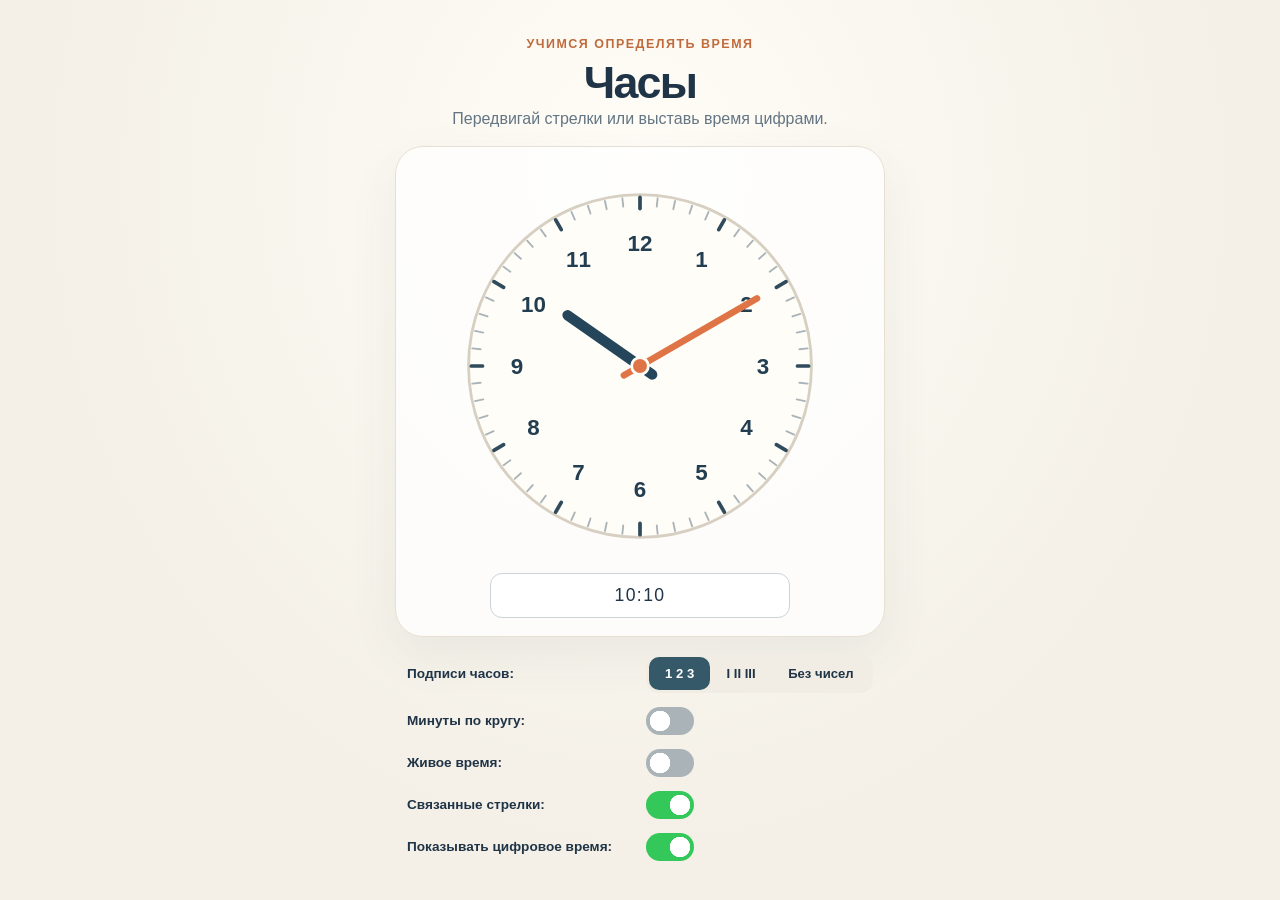
<file: index.html>
<!doctype html>
<html lang="ru">
<head>
  <meta charset="utf-8">
  <meta name="viewport" content="width=device-width, initial-scale=1">
  <meta name="theme-color" content="#f4f0e7">
  <title>Учебные часы</title>
  <link rel="stylesheet" href="style.css">
  <script src="script.js" defer></script>
</head>
<body>
  <main class="app">
    <header class="heading">
      <span class="eyebrow">Учимся определять время</span>
      <h1>Часы</h1>
      <p>Передвигай стрелки или выставь время цифрами.</p>
    </header>
    <section class="clock-panel" aria-label="Учебные часы">
      <svg id="clock-face" class="clock-face" viewBox="0 0 440 440" role="img" aria-label="Циферблат со стрелками">
        <circle class="face" cx="220" cy="220" r="184" />
        <g id="minute-marks" aria-hidden="true"></g>
        <g id="hour-marks" aria-hidden="true"></g>
        <g id="minute-labels" aria-hidden="true"></g>
        <g id="hour-labels" aria-hidden="true"></g>
        <line
          id="hour-hand"
          class="hand hour-hand"
          x1="220"
          y1="236"
          x2="220"
          y2="125"
          role="img"
          aria-label="Часовая стрелка"
        />
        <line
          id="minute-hand"
          class="hand minute-hand"
          x1="220"
          y1="240"
          x2="220"
          y2="75"
          role="img"
          aria-label="Минутная стрелка"
        />
        <line
          id="second-hand"
          class="second-hand"
          x1="220"
          y1="249"
          x2="220"
          y2="61"
          visibility="hidden"
          aria-hidden="true"
        />
        <circle class="pin" cx="220" cy="220" r="9" />
      </svg>
      <div id="time-controls" class="time-controls">
        <input
          id="time-input"
          type="text"
          inputmode="numeric"
          autocomplete="off"
          spellcheck="false"
          pattern="([01][0-9]|2[0-3]):[0-5][0-9]"
          value="10:10"
          placeholder="ЧЧ:ММ"
          aria-label="Время в формате ЧЧ:ММ"
        >
      </div>
    </section>
    <section class="settings" aria-label="Настройки часов">
      <div class="setting-row" role="group" aria-labelledby="dial-style-label">
        <span id="dial-style-label" class="setting-title">Подписи часов:</span>
        <div class="choice-row">
          <label>
            <input type="radio" name="dial-style" value="arabic" checked>
            <span>1 2 3</span>
          </label>
          <label>
            <input type="radio" name="dial-style" value="roman">
            <span>I II III</span>
          </label>
          <label>
            <input type="radio" name="dial-style" value="none">
            <span>Без чисел</span>
          </label>
        </div>
      </div>
      <div class="setting-row">
        <label class="setting-title" for="show-minutes">Минуты по кругу:</label>
        <input id="show-minutes" type="checkbox">
      </div>
      <div class="setting-row">
        <label class="setting-title" for="live-time">Живое время:</label>
        <input id="live-time" type="checkbox">
      </div>
      <div class="setting-row">
        <label class="setting-title" for="sync-mode">Связанные стрелки:</label>
        <input id="sync-mode" type="checkbox" checked>
      </div>
      <div class="setting-row">
        <label class="setting-title" for="show-time">Показывать цифровое время:</label>
        <input id="show-time" type="checkbox" checked>
      </div>
    </section>
  </main>
</body>
</html>
</file>
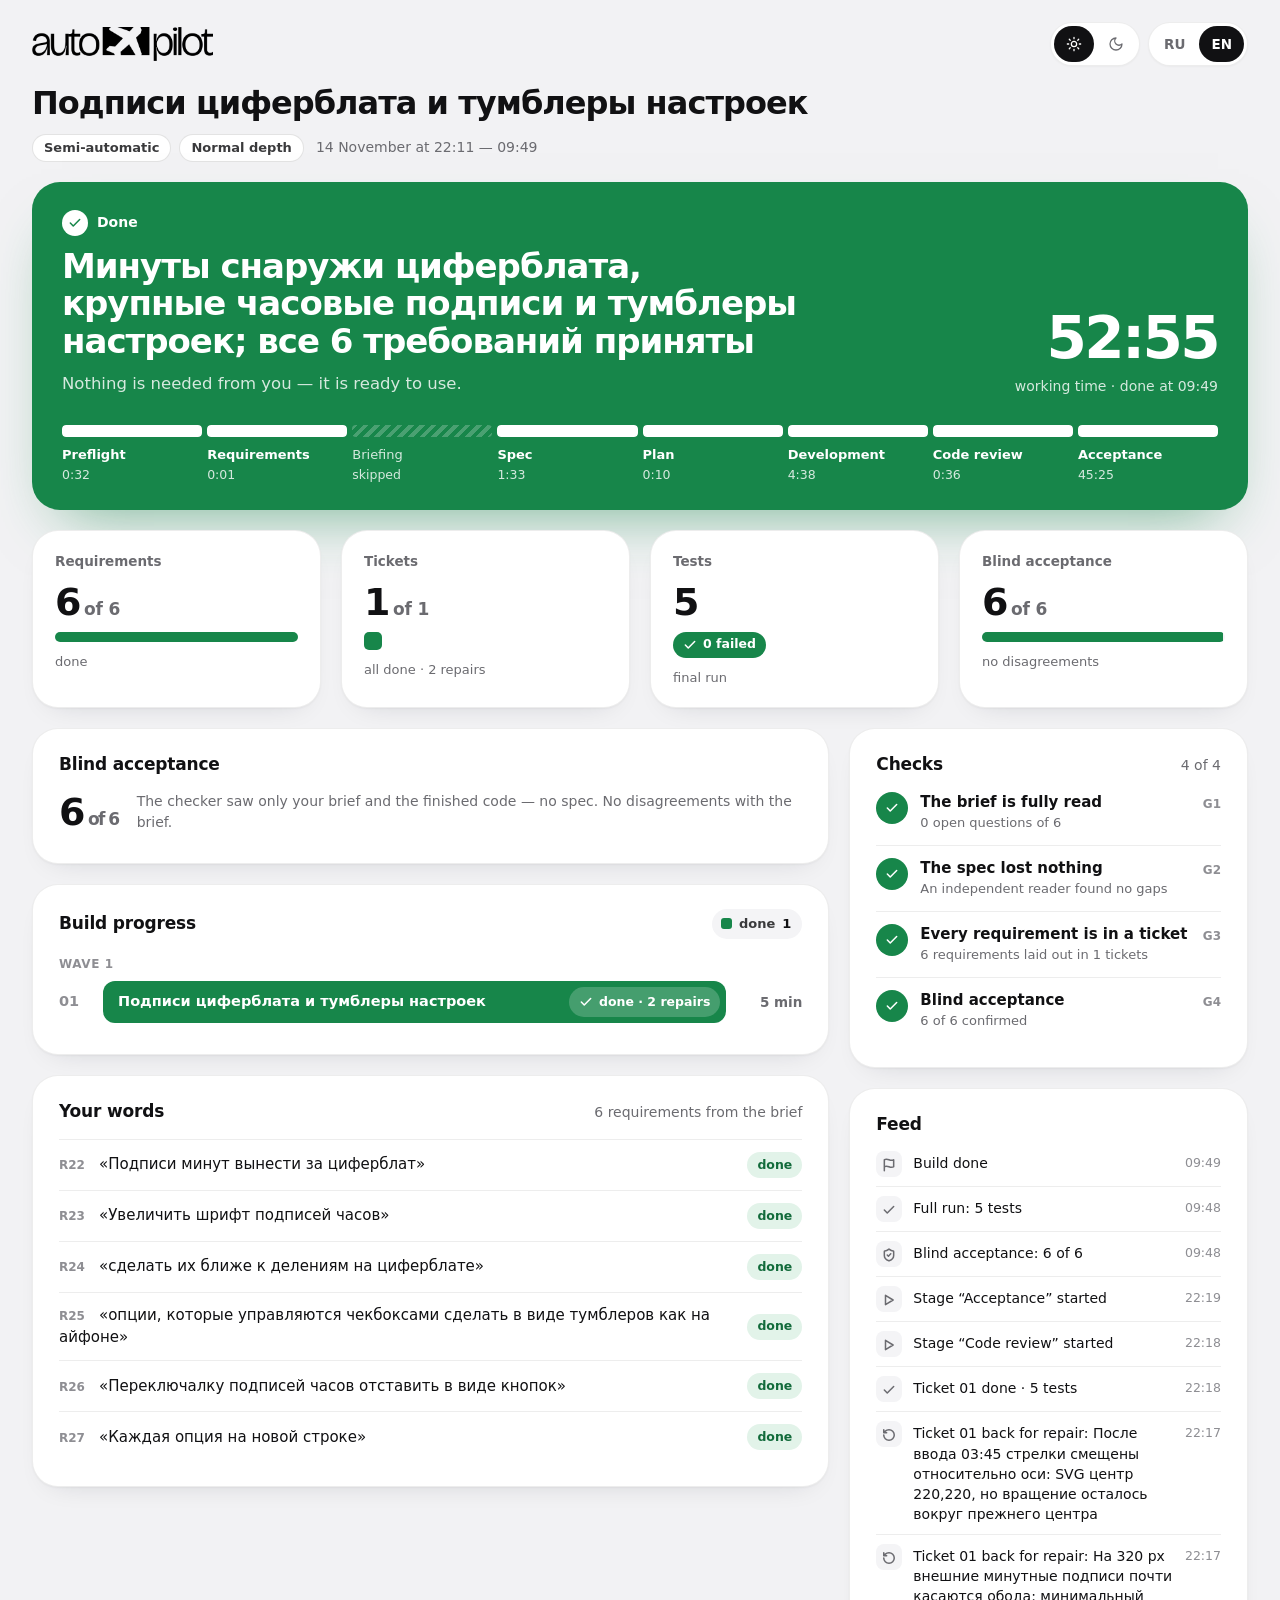
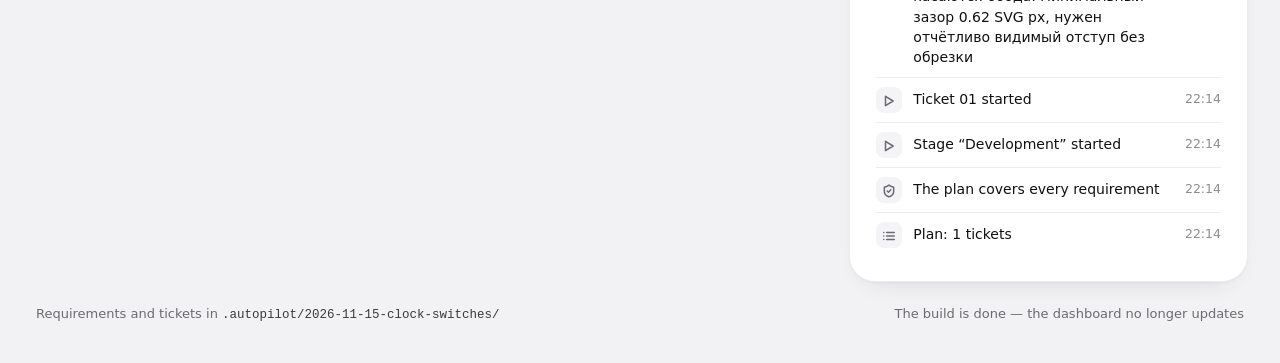
<file: .autopilot/dashboard.html>
<!doctype html>
<html lang="ru">
<head>
<meta charset="utf-8">
<meta name="viewport" content="width=device-width, initial-scale=1">
<title>autopilot</title>
<style>
  /* Цвет здесь — сигнал, а не украшение: у каждого состояния сборки свой.
     Синий — идёт работа, оранжевый — ждём человека или таск пишется,
     зелёный — сдано, бирюзовый — проверка, фиолетовый — ремонт, красный — упало. */
  :root{
    --bg:#F2F2F4; --card:#fff; --inset:#F4F4F6; --soft:#EBEBEE; --line:rgba(0,0,0,.07); --line2:rgba(0,0,0,.11);
    --tx:#111113; --tx2:#3A3A3C; --mut:#6B6B70; --quiet:#8E8E93;
    --hero:#2F45E0; --hero-shadow:rgba(40,60,220,.55);
    --done:#17864A; --done-soft:#E2F3E9; --done-tx:#126B3B;
    --now:#FF6B35; --now-on:#1A0D06; --now-soft:#FFE9DF; --now-tx:#AD3D0E;
    --rev:#0B7F8A; --rev-soft:#DDF2F4; --rev-tx:#08666F;
    --fix:#7C3AED; --fix-soft:#EFE7FE; --fix-tx:#6427D0;
    --bad:#DC2626; --bad-soft:#FDE6E6; --bad-tx:#B01C1C;
    --idle:#D4D4D9; --logo-filter:none;
    --sh:0 1px 2px rgba(0,0,0,.04),0 12px 30px -20px rgba(20,24,40,.2);
    --sh-raised:0 1px 2px rgba(0,0,0,.035),0 16px 36px -24px rgba(20,24,40,.24);
  }
  @media (prefers-color-scheme:dark){
    :root:not([data-theme]){
      --bg:#17181B; --card:#222327; --inset:#2C2D32; --soft:#323338; --line:rgba(255,255,255,.08); --line2:rgba(255,255,255,.14);
      --tx:#F2F2F3; --tx2:#C7C7CC; --mut:#A3A3AA; --quiet:#85858C;
      --hero:#2639C2; --hero-shadow:rgba(0,0,0,.7);
      --done:#1E9A56; --done-soft:#1C3527; --done-tx:#5BD68C;
      --now-soft:#43271C; --now-tx:#FF8A5C;
      --rev:#0E8A96; --rev-soft:#163538; --rev-tx:#6FD6E0;
      --fix:#8B4DF5; --fix-soft:#2F2448; --fix-tx:#BFA2FF;
      --bad:#E5383B; --bad-soft:#47201F; --bad-tx:#FF8B8B;
      --idle:#4A4B51; --logo-filter:invert(1);
      --sh:0 1px 0 rgba(255,255,255,.03) inset,0 12px 30px -20px rgba(0,0,0,.75);
      --sh-raised:0 16px 36px -24px rgba(0,0,0,.8);
      color-scheme:dark;
    }
  }
  :root[data-theme="dark"]{
    --bg:#17181B; --card:#222327; --inset:#2C2D32; --soft:#323338; --line:rgba(255,255,255,.08); --line2:rgba(255,255,255,.14);
    --tx:#F2F2F3; --tx2:#C7C7CC; --mut:#A3A3AA; --quiet:#85858C;
    --hero:#2639C2; --hero-shadow:rgba(0,0,0,.7);
    --done:#1E9A56; --done-soft:#1C3527; --done-tx:#5BD68C;
    --now-soft:#43271C; --now-tx:#FF8A5C;
    --rev:#0E8A96; --rev-soft:#163538; --rev-tx:#6FD6E0;
    --fix:#8B4DF5; --fix-soft:#2F2448; --fix-tx:#BFA2FF;
    --bad:#E5383B; --bad-soft:#47201F; --bad-tx:#FF8B8B;
    --idle:#4A4B51; --logo-filter:invert(1);
    --sh:0 1px 0 rgba(255,255,255,.03) inset,0 12px 30px -20px rgba(0,0,0,.75);
    --sh-raised:0 16px 36px -24px rgba(0,0,0,.8);
    color-scheme:dark;
  }
  *{box-sizing:border-box}
  [hidden]{display:none!important}
  html{-webkit-text-size-adjust:100%}
  body{margin:0;background:var(--bg);color:var(--tx);
    font:15px/1.5 -apple-system,BlinkMacSystemFont,"SF Pro Text","Segoe UI",system-ui,sans-serif;
    -webkit-font-smoothing:antialiased;font-synthesis-weight:none}
  ::selection{background:rgba(255,107,53,.25)}
  :focus-visible{outline:2px solid var(--now);outline-offset:3px}
  code,.mono{font-family:ui-monospace,"SF Mono",Menlo,Consolas,monospace}
  .tnum,.big b,.tv,.s-time,.tl-time,.ev em{font-variant-numeric:tabular-nums}
  .wrap{max-width:1320px;margin:0 auto;padding:22px 32px 40px;display:flex;flex-direction:column;gap:20px;min-width:0}
  .card{background:var(--card);border:1px solid var(--line);border-radius:26px;box-shadow:var(--sh);padding:24px 26px;min-width:0}
  .ic{width:16px;height:16px;flex:0 0 auto;fill:none;stroke:currentColor;stroke-width:1.9;stroke-linecap:round;stroke-linejoin:round}
  .ic.xs{width:14px;height:14px;stroke-width:2.6}
  .ic.m{width:20px;height:20px}
  .wt{font-size:17px;font-weight:650;letter-spacing:-.01em;margin:0;line-height:1.3;display:flex;align-items:center;gap:10px}
  .whead{display:flex;align-items:baseline;justify-content:space-between;gap:8px 12px;margin-bottom:16px;flex-wrap:wrap}
  .whead>span{font-size:14px;color:var(--mut)}

  /* ── верх ─────────────────────────────────────────────────── */
  .top{display:flex;align-items:center;justify-content:space-between;gap:12px;flex-wrap:wrap}
  .logo{height:34px;width:auto;display:block;filter:var(--logo-filter)}
  .tools{display:flex;gap:8px;align-items:center;flex-wrap:wrap}
  .tabs{display:inline-flex;gap:2px;padding:3px;border-radius:999px;background:var(--card);border:1px solid var(--line);box-shadow:var(--sh-raised)}
  .tabs button,.iconbtn{appearance:none;border:0;font:inherit;cursor:pointer;display:inline-flex;align-items:center;justify-content:center}
  .tabs button{height:36px;min-width:40px;padding:0 12px;border-radius:999px;background:transparent;color:var(--mut);font-size:13.5px;font-weight:650;transition:background .2s,color .2s}
  .tabs button:hover{color:var(--tx)}
  .tabs button[aria-pressed="true"]{background:var(--tx);color:var(--card)}
  .iconbtn{width:44px;height:44px;border-radius:999px;border:1px solid var(--line);background:var(--card);box-shadow:var(--sh-raised);color:var(--tx);transition:transform .15s}
  .iconbtn:active{transform:scale(.96)}
  /* «Обновить сейчас»: пока state.js грузится, стрелка крутится — нажатие видно */
  .iconbtn.busy svg{animation:spin .8s linear infinite}
  @keyframes spin{to{transform:rotate(360deg)}}
  .title h1{margin:0;font-size:32px;line-height:1.12;font-weight:700;letter-spacing:-.03em;text-wrap:balance;overflow-wrap:anywhere}
  .meta{display:flex;flex-wrap:wrap;align-items:center;gap:8px;margin-top:12px}
  .tag{display:inline-flex;align-items:center;height:28px;padding:0 11px;border-radius:999px;background:var(--card);border:1px solid var(--line2);font-size:13px;font-weight:600;color:var(--tx2)}
  .meta .when{font-size:14px;color:var(--mut);margin-left:4px}
  #link{background:var(--now);color:var(--now-on);border-radius:18px;padding:14px 18px;font-weight:600;font-size:14.5px;line-height:1.45;margin-bottom:0}
  .lost{max-width:1320px;margin:0 auto;padding:16px 32px 0}

  /* ── шапка состояния ─────────────────────────────────────────── */
  .hero{--h-tx:#fff;--h-mut:rgba(255,255,255,.82);--h-track:rgba(255,255,255,.24);
    border-radius:28px;padding:28px 30px 26px;display:flex;flex-direction:column;gap:28px;
    background:var(--hero);color:var(--h-tx);box-shadow:0 30px 60px -32px var(--hero-shadow);min-width:0}
  .hero.ask{background:#FF6B35;--h-tx:#1A0D06;--h-mut:rgba(26,13,6,.74);--h-track:rgba(26,13,6,.16);box-shadow:0 30px 60px -30px rgba(200,70,20,.6)}
  .hero.won{background:#17864A;--h-track:rgba(255,255,255,.22);box-shadow:0 30px 60px -30px rgba(23,134,74,.6)}
  .hero.bad{background:#C81E1E;--h-track:rgba(255,255,255,.22);box-shadow:0 30px 60px -30px rgba(200,30,30,.55)}
  .hero-top{display:flex;flex-wrap:wrap;justify-content:space-between;align-items:flex-end;gap:20px 40px}
  .hero-main{flex:1 1 420px;min-width:0}
  .state{display:inline-flex;align-items:center;gap:9px;font-size:14px;font-weight:700;margin-bottom:12px}
  .hero h2{margin:0;font-size:34px;line-height:1.1;font-weight:700;letter-spacing:-.03em;text-wrap:balance;max-width:32ch;overflow-wrap:anywhere}
  .lead{margin:12px 0 0;font-size:16.5px;line-height:1.5;color:var(--h-mut);max-width:64ch}
  .lead b{color:var(--h-tx);font-weight:650}
  .big{text-align:right;flex:0 0 auto}
  .big b{display:block;font-size:58px;line-height:.95;font-weight:700;letter-spacing:-.045em}
  .big b small{font-size:24px;letter-spacing:-.02em;font-weight:600;margin-left:6px}
  .big>span{display:block;font-size:14px;color:var(--h-mut);margin-top:10px}
  .big .paused{display:block;margin-top:6px;font-weight:650;color:var(--h-tx)}
  .hint{display:inline-flex;align-items:center;gap:10px;margin-top:18px;min-height:44px;padding:8px 18px;border-radius:22px;background:#1A0D06;color:#fff;font-size:15px;font-weight:600;line-height:1.35}
  .track{display:grid;grid-template-columns:repeat(8,minmax(0,1fr));gap:5px}
  .seg{height:12px;border-radius:4px;background:var(--h-track);overflow:hidden}
  .seg i{display:block;height:100%;border-radius:4px}
  .s-done .seg i{width:100%;background:#21A35B}
  .hero.won .s-done .seg i,.hero.bad .s-done .seg i{background:#fff}
  .hero.ask .s-done .seg i{background:#1A0D06}
  .s-now .seg i{background-color:var(--now)}
  .hero.ask .s-now .seg i{background-color:#fff}
  .s-fail .seg i{width:100%;background:#fff}
  .s-skip .seg{background:repeating-linear-gradient(135deg,var(--h-track) 0 4px,transparent 4px 8px)}
  .s-name{display:block;margin-top:10px;font-size:13px;font-weight:600;line-height:1.3}
  .s-now .s-name,.s-fail .s-name{font-weight:750}
  .s-pend .s-name,.s-skip .s-name{color:var(--h-mut);font-weight:500}
  .s-time{display:block;margin-top:2px;font-size:12.5px;color:var(--h-mut)}
  .live{width:9px;height:9px;border-radius:50%;background:var(--now);outline:2px solid rgba(255,255,255,.9);display:inline-block;flex:0 0 auto;animation:pulse 1.8s cubic-bezier(.16,1,.3,1) infinite}
  .hero.ask .live{background:#1A0D06;outline:0}
  @keyframes pulse{0%{box-shadow:0 0 0 0 rgba(255,107,53,.6)}70%{box-shadow:0 0 0 9px rgba(255,107,53,0)}100%{box-shadow:0 0 0 0 rgba(255,107,53,0)}}
  .badge-ic{width:26px;height:26px;border-radius:50%;background:#fff;display:inline-flex;align-items:center;justify-content:center}
  .hero.won .badge-ic{color:#17864A}.hero.bad .badge-ic{color:#C81E1E}.hero.ask .badge-ic{color:#C2410C}
  .stripes{background-image:linear-gradient(135deg,rgba(255,255,255,.28) 25%,transparent 25%,transparent 50%,rgba(255,255,255,.28) 50%,rgba(255,255,255,.28) 75%,transparent 75%,transparent);background-size:22px 22px;animation:stripes 1.1s linear infinite}
  .hero.ask .stripes{background-image:linear-gradient(135deg,rgba(255,107,53,.5) 25%,transparent 25%,transparent 50%,rgba(255,107,53,.5) 50%,rgba(255,107,53,.5) 75%,transparent 75%,transparent)}
  @keyframes stripes{to{background-position:22px 0}}

  /* ── плитки ───────────────────────────────────────────────── */
  .tiles{display:grid;grid-template-columns:repeat(4,minmax(0,1fr));gap:20px}
  .tile{display:flex;flex-direction:column;gap:11px;padding:20px 22px}
  .tk{font-size:13.5px;font-weight:600;color:var(--mut)}
  .tv{font-size:38px;line-height:1;font-weight:700;letter-spacing:-.04em}
  .tv small{font-size:17px;font-weight:600;color:var(--mut);letter-spacing:-.01em;margin-left:4px}
  .tv.dim{color:var(--quiet)}
  .ts{font-size:13px;color:var(--mut);line-height:1.4}
  .stack{display:flex;height:10px;border-radius:5px;overflow:hidden;gap:2px;background:var(--inset)}
  .stack i{display:block;height:100%}
  .sq{display:flex;gap:5px;flex-wrap:wrap}
  .sq i{width:18px;height:18px;border-radius:5px;display:block}
  .okb{display:inline-flex;align-items:center;gap:6px;height:26px;padding:0 10px;border-radius:999px;font-size:12.5px;font-weight:700;align-self:flex-start;color:#fff}

  /* ── цвета статусов ───────────────────────────────────────── */
  .f-done{background:var(--done);color:#fff}
  .f-now{background-color:var(--now);color:var(--now-on)}
  .f-rev{background:var(--rev);color:#fff}
  .f-fix{background:var(--fix);color:#fff}
  .f-bad{background:var(--bad);color:#fff}
  .f-wait{background:transparent;color:var(--mut);border:1.5px dashed var(--idle)}
  .f-idle{background:var(--idle)}
  .f-q{background:var(--quiet)}

  /* ── ход сборки ───────────────────────────────────────────── */
  .legend{display:flex;flex-wrap:wrap;gap:6px}
  .lg{display:inline-flex;align-items:center;gap:7px;height:30px;padding:0 11px 0 9px;border-radius:999px;background:var(--inset);font-size:13px;font-weight:600;color:var(--tx2)}
  .lg i{width:11px;height:11px;border-radius:3px;display:block}
  .lg b{font-weight:750;color:var(--tx)}
  .wave{display:flex;flex-wrap:wrap;align-items:baseline;gap:4px 8px;font-size:12px;font-weight:750;letter-spacing:.05em;text-transform:uppercase;color:var(--quiet);margin:18px 0 8px}
  .whead+.wave{margin-top:4px}
  .wave span{text-transform:none;letter-spacing:0;font-weight:500;font-size:13px}
  .tl{display:grid;grid-template-columns:32px minmax(0,1fr) 64px;gap:4px 12px;align-items:center;margin-bottom:7px}
  .tl-id{font-size:14.5px;font-weight:750;color:var(--quiet)}
  .tl-id.on{color:var(--tx)}
  .bar{height:42px;border-radius:12px;display:flex;align-items:center;justify-content:space-between;gap:10px;padding:0 6px 0 15px;font-size:14.5px;font-weight:650;min-width:0}
  .bar .nm{overflow:hidden;text-overflow:ellipsis;white-space:nowrap;min-width:0}
  .chipin{flex:0 0 auto;display:inline-flex;align-items:center;gap:6px;height:30px;padding:0 10px;border-radius:999px;background:rgba(255,255,255,.2);font-size:12.5px;font-weight:700;white-space:nowrap}
  .f-now .chipin{background:rgba(26,13,6,.12)}
  .f-wait .chipin{background:var(--inset);color:var(--mut)}
  .tl-time{font-size:13.5px;font-weight:650;text-align:right;color:var(--mut);white-space:nowrap}
  .tl-time.now{color:var(--now-tx)}.tl-time.fix{color:var(--fix-tx)}.tl-time.rev{color:var(--rev-tx)}.tl-time.bad{color:var(--bad-tx)}
  .tl-note{grid-column:2/4;display:flex;gap:8px;align-items:flex-start;font-size:13.5px;line-height:1.45;padding:1px 2px 6px;overflow-wrap:anywhere}
  .tl-note.fix{color:var(--fix-tx)}.tl-note.rev{color:var(--rev-tx)}.tl-note.bad{color:var(--bad-tx)}
  .tl-note .ic{margin-top:2px}

  /* ── колонки и списки ─────────────────────────────────────── */
  .cols{display:grid;grid-template-columns:minmax(0,2fr) minmax(0,1fr);gap:20px;align-items:start}
  .col{display:flex;flex-direction:column;gap:20px;min-width:0}
  .chips{display:flex;flex-wrap:wrap;gap:6px;margin-bottom:10px}
  .chip{appearance:none;height:36px;padding:0 14px;border-radius:999px;border:0;background:var(--soft);color:var(--tx);font:inherit;font-size:13.5px;font-weight:600;cursor:pointer;display:inline-flex;align-items:center;gap:7px}
  .chip i{width:9px;height:9px;border-radius:3px;display:block}
  .chip span{color:var(--mut);font-weight:500}
  .chip[aria-pressed="true"]{background:var(--tx);color:var(--card)}
  .chip[aria-pressed="true"] span{color:inherit;opacity:.7}
  .req{display:grid;grid-template-columns:minmax(0,1fr) auto;gap:14px;align-items:center;padding:12px 0;border-top:1px solid var(--line)}
  .req p{margin:0;font-size:15px;line-height:1.45;overflow-wrap:anywhere}
  .rid{display:inline-block;min-width:40px;font-size:12px;color:var(--quiet);font-weight:750}
  .why{display:block;font-size:13px;color:var(--mut);margin-top:3px;padding-left:40px;line-height:1.45}
  .pill{display:inline-flex;align-items:center;height:26px;padding:0 10px;border-radius:999px;font-size:12.5px;font-weight:700;white-space:nowrap}
  .p-done{background:var(--done-soft);color:var(--done-tx)}
  .p-now{background:var(--now-soft);color:var(--now-tx)}
  .p-mut{background:var(--inset);color:var(--mut)}
  .p-bad{background:var(--bad-soft);color:var(--bad-tx)}
  .more{margin-top:2px;padding-top:12px;border-top:1px solid var(--line)}
  .btn-soft{appearance:none;height:38px;padding:0 15px;border-radius:999px;border:0;background:var(--soft);color:var(--tx);font:inherit;font-size:13.5px;font-weight:600;cursor:pointer;display:inline-flex;align-items:center;gap:6px}
  .gate{display:grid;grid-template-columns:32px minmax(0,1fr) auto;gap:12px;align-items:start;padding:12px 0;border-top:1px solid var(--line)}
  .whead+.gate{border-top:0;padding-top:0}
  .gi{width:32px;height:32px;border-radius:50%;display:flex;align-items:center;justify-content:center}
  .gi.ok{background:var(--done);color:#fff}
  .gi.wait{color:var(--quiet);border:1.5px dashed var(--idle)}
  .gi.warn{background:var(--now);color:var(--now-on)}
  .gi.bad{background:var(--bad);color:#fff}
  .gt{font-size:15px;font-weight:650;line-height:1.35}
  .gs{font-size:13px;color:var(--mut);margin-top:2px;line-height:1.45}
  .gk{font-size:12px;font-weight:750;color:var(--quiet);padding-top:3px}
  .ev{display:grid;grid-template-columns:26px minmax(0,1fr) auto;gap:11px;align-items:start;padding:9px 0;font-size:14px;line-height:1.45;border-top:1px solid var(--line)}
  .whead+.ev{border-top:0;padding-top:0}
  .ei{width:26px;height:26px;border-radius:8px;display:flex;align-items:center;justify-content:center;background:var(--inset);color:var(--mut)}
  .ev>span{padding-top:2px;overflow-wrap:anywhere}
  .ev em{font-style:normal;font-size:12.5px;color:var(--quiet);white-space:nowrap;padding-top:3px}
  .need{padding:13px 0;border-top:1px solid var(--line)}
  .whead+.need{border-top:0;padding-top:0}
  .nh{display:flex;justify-content:space-between;align-items:baseline;gap:8px;font-size:15px;font-weight:650}
  .nh span{font-size:14px;font-weight:600;color:var(--mut)}
  .keys{display:flex;flex-wrap:wrap;gap:6px;margin-top:10px}
  .key{font-size:12.5px;padding:5px 9px;border-radius:9px;background:var(--inset);color:var(--tx2);overflow-wrap:anywhere}
  .nl{margin:8px 0 0;padding:0;list-style:none;font-size:14px;color:var(--tx2);line-height:1.45}
  .nl li{overflow-wrap:anywhere}
  .nl li+li{margin-top:7px}
  .nl.n0{margin-top:0}
  .nl+.btn-soft{margin-top:12px}
  .prep{border:2px solid var(--now)}
  .prep .wt i{width:28px;height:28px;border-radius:8px;background:var(--now);color:var(--now-on);display:inline-flex;align-items:center;justify-content:center}
  .blind-top{display:flex;align-items:center;gap:18px;margin-bottom:6px;flex-wrap:wrap}
  .blind-top b{font-size:38px;font-weight:700;letter-spacing:-.04em;line-height:1}
  .blind-top b small{font-size:17px;color:var(--mut);font-weight:600;margin-left:4px}
  .blind-top p{margin:0;flex:1 1 260px;font-size:14px;line-height:1.5;color:var(--mut)}
  .empty{display:flex;gap:12px;align-items:flex-start;padding:16px 18px;border-radius:16px;border:1.5px dashed var(--idle);font-size:14.5px;line-height:1.5;color:var(--tx2)}
  .empty .ic{color:var(--mut);margin-top:3px}
  .muted{color:var(--mut);font-size:14px;line-height:1.5;margin:0}
  footer{display:flex;flex-wrap:wrap;justify-content:space-between;gap:6px 20px;font-size:13px;color:var(--mut);padding:2px 4px 0}
  footer code{font-size:12.5px;color:var(--tx2);overflow-wrap:anywhere}
  .stale{color:var(--now-tx);font-weight:650}

  /* Появление — один раз, при первой отрисовке: страница перерисовывается
     на каждом событии сборки, и анимация на каждом круге мигала бы. */
  .boot .w{animation:rise .8s cubic-bezier(.16,1,.3,1) both}
  .boot .w:nth-child(2){animation-delay:.05s}.boot .w:nth-child(3){animation-delay:.1s}
  @keyframes rise{from{transform:translateY(10px);filter:blur(5px);opacity:.01}to{transform:none;filter:none;opacity:1}}
  @media (prefers-reduced-motion:reduce){.boot .w,.live,.stripes,.iconbtn.busy svg{animation:none}}

  /* ── ширина ───────────────────────────────────────────────── */
  @media (max-width:1180px){.tiles{grid-template-columns:repeat(2,minmax(0,1fr))}}
  @media (max-width:1040px){.cols{grid-template-columns:minmax(0,1fr)}}
  /* Узкая панель рядом с чатом — главный способ смотреть дашборд. Здесь всё
     плотнее: те же блоки, но цифры и полосы под ширину 380–900 px, а не экрана. */
  @media (max-width:900px){
    body{font-size:14px}
    .wrap{padding:14px 14px 28px;gap:12px}
    .lost{padding:12px 14px 0}
    .logo{height:24px}
    .tabs button{height:30px;min-width:34px;padding:0 9px;font-size:12.5px}
    .iconbtn{width:36px;height:36px}
    .title h1{font-size:21px;letter-spacing:-.02em}
    .meta{margin-top:8px;gap:6px}
    .tag{height:24px;padding:0 9px;font-size:12px}
    .meta .when{font-size:12.5px}
    .card{padding:16px;border-radius:18px}
    .wt{font-size:15px}
    .whead{margin-bottom:12px}
    .whead>span{font-size:12.5px}
    .hero{padding:18px 18px 16px;border-radius:20px;gap:18px}
    .hero-top{gap:14px;align-items:flex-start}
    .hero-main{flex-basis:100%}
    .state{font-size:12.5px;margin-bottom:8px}
    .hero h2{font-size:21px;letter-spacing:-.02em;max-width:none}
    .lead{font-size:14px;margin-top:8px}
    .big{text-align:left}
    .big b{font-size:30px;letter-spacing:-.03em}
    .big b small{font-size:15px}
    .big>span{font-size:12.5px;margin-top:4px}
    .hint{font-size:13.5px;margin-top:12px;padding:8px 14px;min-height:38px}
    .track{grid-template-columns:repeat(4,minmax(0,1fr));gap:12px 4px}
    .seg{height:8px;border-radius:3px}
    .s-name{font-size:12px;margin-top:6px}
    .s-time{font-size:11.5px}
    .tiles{gap:12px}
    .tile{padding:14px;gap:8px}
    .tk{font-size:12.5px}
    .tv{font-size:24px;letter-spacing:-.03em}
    .tv small{font-size:13px}
    .ts{font-size:12px}
    .stack{height:7px}
    .sq{gap:4px}.sq i{width:13px;height:13px;border-radius:4px}
    .okb{height:22px;font-size:11.5px;padding:0 8px}
    .lg{height:26px;font-size:12px;padding:0 9px 0 8px}
    .wave{font-size:11px;margin:14px 0 6px}
    .wave span{font-size:12px}
    .tl{grid-template-columns:22px minmax(0,1fr) 44px;gap:3px 8px;margin-bottom:5px}
    .tl-id{font-size:12.5px}
    .bar{height:32px;border-radius:9px;font-size:13px;padding:0 4px 0 11px;gap:6px}
    .chipin{height:24px;padding:0 7px;font-size:11.5px}
    .chipin .lbl{display:none}
    .tl-time{font-size:12px}
    .tl-note{font-size:12.5px}
    .chip{height:30px;padding:0 11px;font-size:12.5px}
    .req{padding:10px 0;gap:10px}
    .req p{font-size:13.5px}
    .why{padding-left:0;font-size:12.5px}
    .rid{min-width:34px;font-size:11.5px}
    .pill{height:22px;font-size:11.5px;padding:0 8px}
    .gate{grid-template-columns:26px minmax(0,1fr) auto;padding:10px 0;gap:10px}
    .gi{width:26px;height:26px}
    .gt{font-size:13.5px}.gs{font-size:12px}
    .ev{grid-template-columns:22px minmax(0,1fr) auto;font-size:13px;gap:9px}
    .ei{width:22px;height:22px;border-radius:7px}
    .nh{font-size:13.5px}.nl{font-size:13px}
    .key{font-size:11.5px}
    .btn-soft{height:32px;font-size:12.5px}
    .blind-top b{font-size:26px}
    .empty{font-size:13.5px;padding:12px 14px}
    footer{font-size:12px}
  }
  @media (max-width:440px){
    .hero h2{font-size:19px}
    .tiles{grid-template-columns:repeat(2,minmax(0,1fr));gap:10px}
    .tv{font-size:22px}
    .req{grid-template-columns:minmax(0,1fr)}
    .req .pill{justify-self:start}
  }
</style>
</head>
<body>
<!-- Плашка о потере связи живёт вне #app: render() переписывает #app целиком. -->
<div class="lost" hidden><div id="link" role="status" hidden></div></div>
<div class="wrap" id="app"></div>

<!-- Состояние приходит двумя путями, и порядок этих двух тегов — весь смысл.
     Сначала снимок, вписанный внутрь страницы: он есть всегда, поэтому дашборд
     показывает данные, чем бы его ни открыли — двойным кликом, панелью через
     data:, с мёртвым сервером, через месяц после прогона. Потом файл рядом: он
     перекрывает снимок там, где у страницы есть адрес, и он же подгружается
     заново каждые десять секунд, чтобы часы шли без перезагрузки.
     Разойтись в противоположные стороны им нечем: файл пишется на каждой
     правке, снимок — на каждом вызове .autopilot/ap.py, и он же вписывает
     файл в страницу, так что снимок либо равен файлу, либо старше его.
     Между маркерами правит только ap.py; руками — никогда. -->
<script>/*STATE-BEGIN*/window.STATE={"version": 2, "slug": "clock-switches", "dir": "2026-11-15-clock-switches", "title": "Подписи циферблата и тумблеры настроек", "mode": "semi", "depth": "normal", "tier": "T0", "briefFile": "2026-11-15-brief.md", "memoryFile": "AGENTS.md", "memoryOwner": "autopilot", "skillDir": "/Users/andrei/.agents/skills/autopilot", "baseCommit": "984c9c6", "startedAt": "2026-11-15T01:11:55+03:00", "updatedAt": "2026-11-15T12:49:19+03:00", "finishedAt": "2026-11-15T12:49:19+03:00", "stages": [{"id": "preflight", "status": "done", "startedAt": "2026-11-15T01:11:55+03:00", "finishedAt": "2026-11-15T01:12:27+03:00"}, {"id": "manifest", "status": "done", "startedAt": "2026-11-15T01:12:27+03:00", "finishedAt": "2026-11-15T01:12:28+03:00"}, {"id": "briefing", "status": "skipped", "startedAt": "2026-11-15T01:12:28+03:00", "finishedAt": "2026-11-15T01:12:28+03:00", "note": "Вопросов не потребовалось: все правки определены"}, {"id": "spec", "status": "done", "startedAt": "2026-11-15T01:12:28+03:00", "finishedAt": "2026-11-15T01:14:01+03:00"}, {"id": "plan", "status": "done", "startedAt": "2026-11-15T01:14:01+03:00", "finishedAt": "2026-11-15T01:14:11+03:00"}, {"id": "build", "status": "done", "startedAt": "2026-11-15T01:14:11+03:00", "finishedAt": "2026-11-15T01:18:49+03:00"}, {"id": "review", "status": "done", "startedAt": "2026-11-15T01:18:49+03:00", "finishedAt": "2026-11-15T01:19:25+03:00"}, {"id": "final", "status": "done", "startedAt": "2026-11-15T01:19:25+03:00", "finishedAt": "2026-11-15T12:49:19+03:00"}], "requirements": {"total": 6, "done": 6, "inTicket": 0, "inSpec": 0, "placeholder": 0, "deferred": 0, "dropped": 0}, "tickets": [{"id": "01", "title": "Подписи циферблата и тумблеры настроек", "requirements": ["R22", "R23", "R24", "R25", "R26", "R27"], "blockedBy": [], "wave": 1, "zone": ["index.html", "style.css", "script.js"], "review": "нет", "model": "обычная", "status": "done", "retries": 0, "repairs": 2, "startedAt": "2026-11-15T01:14:11+03:00", "repairFindings": ["На 320 px внешние минутные подписи почти касаются обода: минимальный зазор 0.62 SVG px, нужен отчётливо видимый отступ без обрезки", "После ввода 03:45 стрелки смещены относительно оси: SVG центр 220,220, но вращение осталось вокруг прежнего центра"], "finishedAt": "2026-11-15T01:18:49+03:00", "tests": {"passed": 5, "failed": 0}, "commit": "33b3ef8"}], "tests": {"passed": 5, "failed": 0}, "debt": {"placeholders": [], "assumptions": [], "emptyEnv": []}, "additions": [], "coverage": {"found": 0, "fixed": 0, "deferred": 0, "items": []}, "concerns": [], "blind": {"checked": 6, "matched": 6, "mismatches": []}, "beats": ["2026-11-15T01:11:55+03:00", "2026-11-15T01:12:27+03:00", "2026-11-15T01:12:28+03:00", "2026-11-15T01:14:01+03:00", "2026-11-15T01:14:11+03:00", "2026-11-15T01:17:08+03:00", "2026-11-15T01:17:42+03:00", "2026-11-15T01:18:49+03:00", "2026-11-15T01:19:25+03:00", "2026-11-15T12:48:54+03:00", "2026-11-15T12:48:55+03:00", "2026-11-15T12:49:19+03:00"], "rev": 26, "waiting": null, "waits": [], "log": [{"t": "2026-11-15T01:11:55+03:00", "k": "init"}, {"t": "2026-11-15T01:12:27+03:00", "k": "stage", "id": "manifest", "act": "start"}, {"t": "2026-11-15T01:12:28+03:00", "k": "stage", "id": "briefing", "act": "skip", "note": "Вопросов не потребовалось: все правки определены"}, {"t": "2026-11-15T01:12:28+03:00", "k": "gate", "g": "G1", "ok": true, "open": 0, "total": 6}, {"t": "2026-11-15T01:12:28+03:00", "k": "stage", "id": "spec", "act": "start"}, {"t": "2026-11-15T01:14:01+03:00", "k": "gate", "g": "G2", "ok": true, "found": 0, "fixed": 0, "deferred": 0}, {"t": "2026-11-15T01:14:01+03:00", "k": "stage", "id": "plan", "act": "start"}, {"t": "2026-11-15T01:14:01+03:00", "k": "tier", "v": "T0"}, {"t": "2026-11-15T01:14:01+03:00", "k": "tickets", "n": 1}, {"t": "2026-11-15T01:14:01+03:00", "k": "gate", "g": "G3", "ok": true, "problems": 0}, {"t": "2026-11-15T01:14:11+03:00", "k": "stage", "id": "build", "act": "start"}, {"t": "2026-11-15T01:14:11+03:00", "k": "ticket", "ids": ["01"], "act": "start"}, {"t": "2026-11-15T01:17:08+03:00", "k": "ticket", "ids": ["01"], "act": "repair", "note": "На 320 px внешние минутные подписи почти касаются обода: минимальный зазор 0.62 SVG px, нужен отчётливо видимый отступ без обрезки"}, {"t": "2026-11-15T01:17:42+03:00", "k": "ticket", "ids": ["01"], "act": "repair", "note": "После ввода 03:45 стрелки смещены относительно оси: SVG центр 220,220, но вращение осталось вокруг прежнего центра"}, {"t": "2026-11-15T01:18:49+03:00", "k": "ticket", "ids": ["01"], "act": "done", "tests": {"passed": 5, "failed": 0}}, {"t": "2026-11-15T01:18:49+03:00", "k": "stage", "id": "review", "act": "start"}, {"t": "2026-11-15T01:19:25+03:00", "k": "stage", "id": "final", "act": "start"}, {"t": "2026-11-15T12:48:54+03:00", "k": "gate", "g": "G4", "ok": true, "checked": 6, "matched": 6}, {"t": "2026-11-15T12:48:55+03:00", "k": "tests", "passed": 5, "failed": 0}, {"t": "2026-11-15T12:49:19+03:00", "k": "finish", "result": "Минуты снаружи циферблата, крупные часовые подписи и тумблеры настроек; все 6 требований приняты", "problems": 0}], "reqList": [{"id": "R22", "text": "«Подписи минут вынести за циферблат»", "status": "done"}, {"id": "R23", "text": "«Увеличить шрифт подписей часов»", "status": "done"}, {"id": "R24", "text": "«сделать их ближе к делениям на циферблате»", "status": "done"}, {"id": "R25", "text": "«опции, которые управляются чекбоксами сделать в виде тумблеров как на айфоне»", "status": "done"}, {"id": "R26", "text": "«Переключалку подписей часов отставить в виде кнопок»", "status": "done"}, {"id": "R27", "text": "«Каждая опция на новой строке»", "status": "done"}], "gates": {"G1": {"ok": true, "at": "2026-11-15T01:12:28+03:00", "open": 0, "total": 6}, "G2": {"ok": true, "at": "2026-11-15T01:14:01+03:00", "found": 0, "fixed": 0, "deferred": 0}, "G3": {"ok": true, "at": "2026-11-15T01:14:01+03:00", "problems": 0}, "G4": {"ok": true, "at": "2026-11-15T12:48:54+03:00", "checked": 6, "matched": 6}}, "result": "Минуты снаружи циферблата, крупные часовые подписи и тумблеры настроек; все 6 требований приняты", "blindRounds": 1};/*STATE-END*/</script>
<script src="state.js"></script>

<script>
// Полный цикл сборки. state.js может прислать меньше — недостающие показываем как pending.
const STAGE_IDS = ['preflight','manifest','briefing','spec','plan','build','review','final'];
const POLL_MS = 10000;
const IDLE_CAP_MS = 2700000;

// Логотип — одна картинка: в тёмной теме её инвертирует CSS (--logo-filter).
const LOGO = "[data-uri]";

const IC = {
  check: 'M20 6 9 17l-5-5',
  clock: 'M12 6v6h4M22 12a10 10 0 1 1-20 0 10 10 0 0 1 20 0',
  rotate: 'M3 12a9 9 0 1 0 9-9 9.75 9.75 0 0 0-6.74 2.74L3 8M3 3v5h5',
  pen: 'M12 20h9M16.38 3.62a1 1 0 0 1 3 3L7.37 18.64a2 2 0 0 1-.86.5l-2.87.84a.5.5 0 0 1-.62-.62l.84-2.87a2 2 0 0 1 .5-.86z',
  play: 'M6 4l13 8-13 8V4z',
  list: 'M8 6h13M8 12h13M8 18h13M3 6h.01M3 12h.01M3 18h.01',
  shield: 'M20 13c0 5-3.5 7.5-7.66 8.95a1 1 0 0 1-.67-.01C7.5 20.5 4 18 4 13V6a1 1 0 0 1 1-1c2 0 4.5-1.2 6.24-2.72a1.17 1.17 0 0 1 1.52 0C14.51 3.81 17 5 19 5a1 1 0 0 1 1 1zM9 12l2 2 4-4',
  msg: 'M7.9 20A9 9 0 1 0 4 16.1L2 22Z',
  alert: 'M22 12a10 10 0 1 1-20 0 10 10 0 0 1 20 0M12 8v4M12 16h.01',
  x: 'M18 6 6 18M6 6l12 12',
  flag: 'M4 15s1-1 4-1 5 2 8 2 4-1 4-1V3s-1 1-4 1-5-2-8-2-4 1-4 1zM4 22v-7',
  chev: 'm9 18 6-6-6-6',
  up: 'm18 15-6-6-6 6',
  plus: 'M12 5v14M5 12h14',
  hourglass: 'M5 22h14M5 2h14M17 22v-4.17a2 2 0 0 0-.59-1.42L12 12l-4.41 4.41A2 2 0 0 0 7 17.83V22M7 2v4.17a2 2 0 0 0 .59 1.42L12 12l4.41-4.41A2 2 0 0 0 17 6.17V2',
  sun: 'M12 8a4 4 0 1 0 0 8 4 4 0 0 0 0-8M12 2v2M12 20v2M4.93 4.93l1.41 1.41M17.66 17.66l1.41 1.41M2 12h2M20 12h2M6.34 17.66l-1.41 1.41M19.07 4.93l-1.41 1.41',
  moon: 'M12 3a6 6 0 0 0 9 9 9 9 0 1 1-9-9Z',
  sync: 'M3 12a9 9 0 0 1 9-9 9.75 9.75 0 0 1 6.74 2.74L21 8M21 3v5h-5M21 12a9 9 0 0 1-9 9 9.75 9.75 0 0 1-6.74-2.74L3 16M8 16H3v5'
};
const ic = (n, cls) => `<svg class="ic${cls ? ' ' + cls : ''}" viewBox="0 0 24 24" aria-hidden="true"><path d="${IC[n]}"/></svg>`;

const systemDark = () => {
  try { return matchMedia('(prefers-color-scheme: dark)').matches; } catch(e) { return false; }
};
const storedTheme = () => {
  try { return localStorage.getItem('autopilot-theme'); } catch(e) { return null; }
};
// Явный выбор пользователя перевешивает системную тему; до первого клика — системная.
function effectiveTheme(){
  return storedTheme() || (systemDark() ? 'dark' : 'light');
}
function applyTheme(t){
  if (t) document.documentElement.setAttribute('data-theme', t);
  else document.documentElement.removeAttribute('data-theme');
}

const plural = (n, one, few, many) => {
  const a = Math.abs(n) % 10, b = Math.abs(n) % 100;
  if (a === 1 && b !== 11) return one;
  if (a >= 2 && a <= 4 && (b < 12 || b > 14)) return few;
  return many;
};
const en = (n, one, many) => n === 1 ? one : many;
const q = (s, lang) => lang === 'en' ? `“${s}”` : `«${s}»`;

const I18N = {
  ru:{lang:"ru",of:"из",
    stages:{preflight:"Подготовка",manifest:"Требования",briefing:"Брифинг",spec:"Спецификация",
      plan:"План",build:"Разработка",review:"Код-ревью",final:"Приёмка"},
    modes:{full:"Полный автомат",semi:"Полуавтомат",interview:"Интервью",manual:"Ручной режим"},
    depths:{strict:"Строго по брифу",normal:"Обычная глубина",deep:"Максимальная глубина"},
    started:t=>`начата ${t}`,startedRange:(a,b)=>`${a} — ${b}`,today:"сегодня в",
    refresh:"Обновить сейчас",langLabel:"Язык",themeLabel:"Тема",themeLight:"Светлая тема",themeDark:"Тёмная тема",
    lost:"Связь с дашбордом пропала — на экране последнее, что он успел получить. Так бывает, когда компьютер засыпает. Скажи агенту «подними дашборд»: страница подхватит его сама, перезагружать не нужно.",
    stateRun:{preflight:"Идёт подготовка",manifest:"Разбор требований",briefing:"Идёт брифинг",spec:"Пишется спецификация",
      plan:"Составляется план",build:"Идёт разработка",review:"Идёт код-ревью",final:"Идёт приёмка"},
    h2Run:{preflight:"Готовлю репозиторий и дашборд",manifest:"Разбираю бриф на требования — слово в слово",
      briefing:"Ищу в брифе то, что нельзя построить как написано",spec:"Пишу спецификацию по твоим словам",
      plan:"Режу спецификацию на таски",review:"Проверяю всю сборку целиком",final:"Проверяю результат вслепую — по брифу, без спецификации"},
    leadRun:{preflight:"Дальше бриф разрежется на требования, и ни одно не потеряется до конца сборки.",
      manifest:"Каждое требование хранит твои точные слова — по ним сборку проверят в конце.",
      briefing:"Если найдётся развилка, которую решать тебе, вопрос придёт в чат.",
      spec:"Потом независимый читатель сверит спецификацию с брифом — без моих пересказов.",
      plan:"Каждое требование попадёт в таск, и каждый таск — от требования.",
      review:"Одно ревью всей ветки с проверкой безопасности. Всё, что стоит поправить, исправит один таск.",
      final:"Проверяющий получает только твой бриф и чистую копию репозитория."},
    buildH2:(d,n,r)=>d ? `Сдано ${d} ${plural(d,'таск','таска','тасков')} из ${n}${r ? `, ещё ${r} в работе` : ''}`
      : `${n} ${plural(n,'таск','таска','тасков')} в плане${r ? `, ${r} уже в работе` : ''}`,
    buildAllDone:n=>`Все ${n} ${plural(n,'таск','таска','тасков')} сданы`,
    leadWriting:l=>`Пишется ${l}.`,leadReview:l=>`На проверке: ${l}.`,leadRepair:l=>`В ремонте после ревью: ${l}.`,
    leadFailed:l=>`Не собрался: ${l}.`,leadIdle:"Следующая волна вот-вот уйдёт.",
    waitState:"Сборка ждёт тебя",
    waitH2:{briefing:"Ответь в чате на вопросы по брифу",spec:"Посмотри спецификацию и скажи «ок»",
      plan:"Посмотри план и скажи «ок»",action:"Нужно твоё решение перед необратимым шагом",stop:"Сборка остановлена — нужен ты"},
    waitHint:"Ответ — в чате. Дальше сборка пойдёт сама",waitBig:"ждём ответа · часы сборки стоят",
    failState:"Сборка остановилась",failH2:n=>`Этап «${n}» не прошёл`,
    doneState:"Сдано",doneDefault:"Сборка сдана",
    doneWarnState:"Сдано с оговорками",doneWarn:p=>`Не закрыто: ${p}.`,doneWarnMore:n=>`и ещё ${n}`,doneByUser:w=>`Сдано по твоим словам: ${w}.`,
    doneNeed:(k,p)=>`Для настоящего запуска ${[k ? `впиши <b>${k} ${plural(k,'ключ','ключа','ключей')}</b> в .env` : '', p ? `замени <b>${p} ${plural(p,'заглушку','заглушки','заглушек')}</b> своими данными` : ''].filter(Boolean).join(' и ')}.`,
    doneNothing:"От тебя ничего не нужно — можно пользоваться.",
    doneBig:t=>`в работе · сдано в ${t}`,
    etaLbl:"осталось — с ревью и приёмкой",etaLate:"осталось — до сдачи",stageClock:n=>`на этапе «${n}»`,
    paused:"пауза — часы стоят",min:"мин",hr:"ч",
    ahead:"впереди",skipped:"пропущен",failedSt:"не прошёл",waitingSt:"ждём ответа",
    tReqs:"Требования",tTickets:"Таски",tTests:"Тесты",tTime:"В работе",tBlind:"Слепая приёмка",
    reqParts:{done:"сделано",work:n=>`${n} в работе`,open:n=>`${n} ${plural(n,'разбирается','разбираются','разбираются')}`,ph:n=>`${n} ${plural(n,'ждёт','ждут','ждут')} твоих данных`,
      def:n=>`${n} отложено`,drop:n=>`${n} снято тобой`},
    reqLater:"появятся после разбора брифа",
    tkParts:{now:n=>`пишется ${n}`,rev:n=>`проверка ${n}`,fix:n=>`ремонт ${n}`,bad:n=>`упало ${n}`,
      all:"все сданы",retry:n=>`${n} ${plural(n,'повтор','повтора','повторов')}`,repair:n=>`${n} ${plural(n,'ремонт','ремонта','ремонтов')}`},
    tkLater:"появятся после плана",noSplit:"без разбивки",
    testsOk:"0 упало",testsBad:n=>`${n} упало`,testsSub:"после последнего сданного таска",testsFinal:"финальный прогон",testsLater:"появятся с первым таском",
    timeSub:"без простоев и ожидания ответа",median:m=>`таск в среднем ${m} мин`,
    blindSub:(m,f)=>m ? `${m} ${plural(m,'расхождение','расхождения','расхождений')}` : "расхождений нет",
    build:"Ход сборки",
    kinds:{done:"готово",now:"пишется",rev:"проверка",fix:"ремонт",bad:"упало",wait:"ждёт"},
    chip:{done:"сдан",now:"пишется",rev:"проверка",fix:"ремонт",bad:"не собрался",wait:"ждёт"},
    wave:n=>`Волна ${n}`,waveSub:c=>`— ${c} ${plural(c,'таск','таска','тасков')} параллельно`,
    waveWaits:l=>`— ждёт ${l.length > 1 ? 'таски' : 'таск'} ${l.join(', ')}`,
    noteReview:r=>`Проверяется отдельно: ${r}`,noteRepair:r=>`Ревью вернуло: ${r}`,
    noTickets:"Таски появятся после спецификации и плана. Разработка пойдёт сама.",
    t0:"Ярус T0 — собирается за один заход, без разбивки на таски.",
    words:"Твои слова",wordsSub:n=>`${n} ${plural(n,'требование','требования','требований')} из брифа`,
    rs:{done:"сделано",work:"в работе",open:"разбирается",placeholder:"нужны твои данные",deferred:"отложено",dropped:"снято тобой"},
    fAll:"Все",fDone:"Сделано",fWork:"В работе",fOpen:"Разбирается",fPh:"Нужны твои данные",fDef:"Отложено",fDrop:"Снято",
    showAll:n=>`Показать все ${n}`,collapse:"Свернуть",more:n=>`Ещё ${n}`,
    gates:"Проверки",gatesOf:n=>`${n} из 4`,
    gT:{G1:"Бриф разобран до конца",G2:"Спецификация ничего не потеряла",G3:"Каждое требование — в таске",G4:"Слепая приёмка"},
    g1ok:n=>`0 открытых вопросов из ${n}`,g1bad:n=>`${n} ${plural(n,'вопрос','вопроса','вопросов')} ещё ${plural(n,'открыт','открыты','открыто')}`,
    g1ask:"Ждёт твоих ответов в чате",g1later:"Впереди: после брифинга",
    g2:(f,x,d)=>f ? `Независимый читатель нашёл ${f} ${plural(f,'пропуск','пропуска','пропусков')}: ${x} ${plural(x,'дописан','дописано','дописано')}, ${d} отложено` : "Независимый читатель пропусков не нашёл",
    g2later:"Впереди: независимый читатель сверит её с брифом",
    g3ok:(r,t)=>`${r} ${plural(r,'требование','требования','требований')} разложено на ${t} ${plural(t,'таск','таска','тасков')}`,
    g3bad:n=>`${n} ${plural(n,'проблема','проблемы','проблем')} в плане — план переделывается`,g3later:"Впереди, на этапе плана",
    g4:(m,c,x)=>`${m} из ${c} подтверждено${x ? ` · ${x} ${plural(x,'расхождение','расхождения','расхождений')}` : ''}`,
    g4later:"В конце: чистая копия, проверка по брифу без спецификации",gNone:"Не отмечено в этой сборке",
    feed:"Лента",
    need:"Понадобится от тебя",prep:"Перед запуском — от тебя",
    envKeys:"Ключи в .env",placeholders:"Заглушки — нужны твои данные",assumptions:"Решения, принятые за тебя",
    needEmpty:"Пока ничего. Ключи, заглушки и решения за тебя появятся здесь по ходу сборки.",
    blind:"Слепая приёмка",blindNote:"Проверяющий видел только твой бриф и готовый код — без спецификации.",
    blindBad:"Вот где он не согласился:",blindOk:"Расхождений с брифом нет.",
    report:"Открытые вопросы",concerns:"Замечания ревью",concernsNote:"Не мешают работе — оставлены с адресом в коде.",
    additions:"Добавлено сверх заказанного",
    updated:"Обновлено",filesIn:"Требования и таски — в",frozen:"Сборка сдана — дашборд больше не обновляется",
    ago:{s:s=>`${s} сек назад`,m:m=>`${m} мин назад`,h:(h,m)=>`${h} ч ${m} мин назад`},
    agoShort:{s:"сейчас",m:m=>`${m} мин`,h:h=>`${h} ч`},
    ev:{init:"Сборка начата",
      stage:{start:n=>`Начат этап «${n}»`,done:n=>`Пройден этап «${n}»`,skip:(n,x)=>`Этап «${n}» пропущен${x ? ': ' + x : ''}`,fail:(n,x)=>`Этап «${n}» не прошёл${x ? ': ' + x : ''}`},
      tickets:n=>`План: ${n} ${plural(n,'таск','таска','тасков')}`,
      ticket:{start:ids=>ids.length > 1 ? `Ушла волна: ${ids.join(', ')}` : `Таск ${ids[0]} начат`,
        review:ids=>`${ids.length > 1 ? 'Таски' : 'Таск'} ${ids.join(', ')} на проверке`,
        repair:(ids,x)=>`Таск ${ids.join(', ')} вернулся в ремонт${x ? ': ' + x : ''}`,
        done:(ids,t)=>`Таск ${ids.join(', ')} сдан${t ? ` · ${t.passed} ${plural(t.passed,'тест','теста','тестов')}${t.failed ? `, ${t.failed} упало` : ''}` : ''}`,
        fail:(ids,x)=>`Таск ${ids.join(', ')} не собрался${x ? ': ' + x : ''}`,
        retry:ids=>`Таск ${ids.join(', ')} перезапущен`,reset:ids=>`Таск ${ids.join(', ')} сброшен`},
      gate:{G1:(ok,e)=>ok ? "Бриф разобран до конца" : `Бриф: открытых вопросов — ${e.open}`,
        G2:(ok,e)=>`Спецификация сверена с брифом${e.found ? `: ${e.found} ${plural(e.found,'пропуск','пропуска','пропусков')}` : ' — пропусков нет'}`,
        G3:(ok,e)=>ok ? "План покрывает все требования" : `План не сходится: ${e.problems} ${plural(e.problems,'проблема','проблемы','проблем')}`,
        G4:(ok,e)=>`Слепая приёмка: ${e.matched} из ${e.checked}`},
      add:{concerns:n=>`Ревью: +${n} ${plural(n,'замечание','замечания','замечаний')}`,report:n=>`В отчёт: +${n}`,
        'debt.placeholders':n=>`Заглушка в проекте: +${n}`,'debt.assumptions':n=>`Решение за тебя: +${n}`,
        'debt.emptyEnv':n=>`Ключ в .env: +${n}`,additions:n=>`Добавлено сверх брифа: +${n}`},
      tests:e=>`Полный прогон: ${e.passed} ${plural(e.passed,'тест','теста','тестов')}${e.failed ? `, ${e.failed} упало` : ''}`,
      ask:e=>`Ждём тебя${e.note ? ': ' + e.note : ''}`,answered:"Ответ получен — сборка идёт дальше",
      finish:"Сборка сдана",reopen:"Новый бриф — сборка открыта снова"},
    boot:"Дашборд ещё не прочитал состояние",
    bootWhy:"Состояния нет ни внутри страницы, ни в файле <code>.autopilot/state.js</code> рядом: прогон только начался, либо файл помялся.",
    bootHelp:"Страница проверяет файл каждые десять секунд и покажет данные, как только он появится. Если сборка идёт давно, скажи агенту «обнови состояние». Саму сборку это не затрагивает.",
    tabWait:"● Ждём ответа"},
  en:{lang:"en",of:"of",
    stages:{preflight:"Preflight",manifest:"Requirements",briefing:"Briefing",spec:"Spec",
      plan:"Plan",build:"Development",review:"Code review",final:"Acceptance"},
    modes:{full:"Fully automatic",semi:"Semi-automatic",interview:"Interview",manual:"Manual"},
    depths:{strict:"Strictly as written",normal:"Normal depth",deep:"Maximum depth"},
    started:t=>`started ${t}`,startedRange:(a,b)=>`${a} — ${b}`,today:"today at",
    refresh:"Refresh now",langLabel:"Language",themeLabel:"Theme",themeLight:"Light theme",themeDark:"Dark theme",
    lost:"The dashboard lost its connection — the screen shows the last state it received. This happens when the computer sleeps. Ask the agent to bring the dashboard back up: the page will pick it up by itself, no reload needed.",
    stateRun:{preflight:"Preflight",manifest:"Reading the brief",briefing:"Briefing",spec:"Writing the spec",
      plan:"Planning",build:"Development",review:"Code review",final:"Acceptance"},
    h2Run:{preflight:"Setting up the repo and the dashboard",manifest:"Cutting the brief into requirements, word for word",
      briefing:"Looking for what cannot be built as written",spec:"Writing the spec from your words",
      plan:"Cutting the spec into tickets",review:"Reviewing the whole build",final:"Checking the result blind — against the brief, without the spec"},
    leadRun:{preflight:"Next, the brief becomes requirements, and none of them gets lost before the end.",
      manifest:"Every requirement keeps your exact words — the build is checked against them at the end.",
      briefing:"If there is a fork that is yours to decide, the question will come to the chat.",
      spec:"An independent reader will check the spec against the brief — without my paraphrase.",
      plan:"Every requirement goes into a ticket, and every ticket traces to a requirement.",
      review:"One review of the whole branch, security included. Everything worth fixing goes into one ticket.",
      final:"The checker gets only your brief and a clean copy of the repo."},
    buildH2:(d,n,r)=>d ? `${d} of ${n} tickets done${r ? `, ${r} more in progress` : ''}` : `${n} tickets planned${r ? `, ${r} already in progress` : ''}`,
    buildAllDone:n=>`All ${n} tickets done`,
    leadWriting:l=>`Writing ${l}.`,leadReview:l=>`In review: ${l}.`,leadRepair:l=>`Back from review for repair: ${l}.`,
    leadFailed:l=>`Failed: ${l}.`,leadIdle:"The next wave is about to go.",
    waitState:"The build is waiting for you",
    waitH2:{briefing:"Answer the briefing questions in the chat",spec:"Look at the spec and say “ok”",
      plan:"Look at the plan and say “ok”",action:"Your call is needed before an irreversible step",stop:"The build has stopped — you are needed"},
    waitHint:"Answer in the chat. The build carries on by itself",waitBig:"waiting for you · the build clock is stopped",
    failState:"The build has stopped",failH2:n=>`Stage “${n}” failed`,
    doneState:"Done",doneDefault:"The build is done",
    doneWarnState:"Done with caveats",doneWarn:p=>`Still open: ${p}.`,doneWarnMore:n=>`and ${n} more`,doneByUser:w=>`Landed on your word: ${w}.`,
    doneNeed:(k,p)=>`To run it for real, ${[k ? `put <b>${k} ${en(k,'key','keys')}</b> into .env` : '', p ? `replace <b>${p} ${en(p,'placeholder','placeholders')}</b> with your data` : ''].filter(Boolean).join(' and ')}.`,
    doneNothing:"Nothing is needed from you — it is ready to use.",
    doneBig:t=>`working time · done at ${t}`,
    etaLbl:"left — with review and acceptance",etaLate:"left — until done",stageClock:n=>`in “${n}”`,
    paused:"paused — the clock is stopped",min:"min",hr:"h",
    ahead:"ahead",skipped:"skipped",failedSt:"failed",waitingSt:"waiting for you",
    tReqs:"Requirements",tTickets:"Tickets",tTests:"Tests",tTime:"Working time",tBlind:"Blind acceptance",
    reqParts:{done:"done",work:n=>`${n} in progress`,open:n=>`${n} being read`,ph:n=>`${n} need your data`,def:n=>`${n} deferred`,drop:n=>`${n} dropped by you`},
    reqLater:"appear once the brief is read",
    tkParts:{now:n=>`writing ${n}`,rev:n=>`review ${n}`,fix:n=>`repair ${n}`,bad:n=>`failed ${n}`,
      all:"all done",retry:n=>`${n} ${en(n,'retry','retries')}`,repair:n=>`${n} ${en(n,'repair','repairs')}`},
    tkLater:"appear after the plan",noSplit:"no split",
    testsOk:"0 failed",testsBad:n=>`${n} failed`,testsSub:"after the last finished ticket",testsFinal:"final run",testsLater:"appear with the first ticket",
    timeSub:"no idle time, no waiting for you",median:m=>`about ${m} min per ticket`,
    blindSub:(m)=>m ? `${m} ${en(m,'disagreement','disagreements')}` : "no disagreements",
    build:"Build progress",
    kinds:{done:"done",now:"writing",rev:"review",fix:"repair",bad:"failed",wait:"waiting"},
    chip:{done:"done",now:"writing",rev:"review",fix:"repair",bad:"failed",wait:"waiting"},
    wave:n=>`Wave ${n}`,waveSub:c=>`— ${c} tickets in parallel`,waveWaits:l=>`— waits for ${l.join(', ')}`,
    noteReview:r=>`Reviewed on its own: ${r}`,noteRepair:r=>`Review sent back: ${r}`,
    noTickets:"Tickets appear after the spec and the plan. Development starts by itself.",
    t0:"Tier T0 — built in a single pass, no tickets.",
    words:"Your words",wordsSub:n=>`${n} ${en(n,'requirement','requirements')} from the brief`,
    rs:{done:"done",work:"in progress",open:"being read",placeholder:"your data needed",deferred:"deferred",dropped:"dropped by you"},
    fAll:"All",fDone:"Done",fWork:"In progress",fOpen:"Being read",fPh:"Your data needed",fDef:"Deferred",fDrop:"Dropped",
    showAll:n=>`Show all ${n}`,collapse:"Collapse",more:n=>`${n} more`,
    gates:"Checks",gatesOf:n=>`${n} of 4`,
    gT:{G1:"The brief is fully read",G2:"The spec lost nothing",G3:"Every requirement is in a ticket",G4:"Blind acceptance"},
    g1ok:n=>`0 open questions of ${n}`,g1bad:n=>`${n} ${en(n,'question','questions')} still open`,
    g1ask:"Waiting for your answers in the chat",g1later:"Ahead: after the briefing",
    g2:(f,x,d)=>f ? `An independent reader found ${f} ${en(f,'gap','gaps')}: ${x} written in, ${d} deferred` : "An independent reader found no gaps",
    g2later:"Ahead: an independent reader checks it against the brief",
    g3ok:(r,t)=>`${r} requirements laid out in ${t} tickets`,g3bad:n=>`${n} ${en(n,'problem','problems')} in the plan — being redone`,g3later:"Ahead, at the plan",
    g4:(m,c,x)=>`${m} of ${c} confirmed${x ? ` · ${x} ${en(x,'disagreement','disagreements')}` : ''}`,
    g4later:"At the end: a clean copy, checked against the brief without the spec",gNone:"Not recorded in this build",
    feed:"Feed",
    need:"Needed from you",prep:"Before you run it",
    envKeys:"Keys in .env",placeholders:"Placeholders — your data needed",assumptions:"Decisions made for you",
    needEmpty:"Nothing yet. Keys, placeholders and decisions made for you will show up here as the build goes.",
    blind:"Blind acceptance",blindNote:"The checker saw only your brief and the finished code — no spec.",
    blindBad:"Here is where it disagreed:",blindOk:"No disagreements with the brief.",
    report:"Open questions",concerns:"Review notes",concernsNote:"They do not block anything — kept with their place in the code.",
    additions:"Added beyond the brief",
    updated:"Updated",filesIn:"Requirements and tickets in",frozen:"The build is done — the dashboard no longer updates",
    ago:{s:s=>`${s}s ago`,m:m=>`${m} min ago`,h:(h,m)=>`${h}h ${m}m ago`},
    agoShort:{s:"now",m:m=>`${m} min`,h:h=>`${h} h`},
    ev:{init:"Build started",
      stage:{start:n=>`Stage “${n}” started`,done:n=>`Stage “${n}” passed`,skip:(n,x)=>`Stage “${n}” skipped${x ? ': ' + x : ''}`,fail:(n,x)=>`Stage “${n}” failed${x ? ': ' + x : ''}`},
      tickets:n=>`Plan: ${n} tickets`,
      ticket:{start:ids=>ids.length > 1 ? `Wave out: ${ids.join(', ')}` : `Ticket ${ids[0]} started`,
        review:ids=>`Ticket ${ids.join(', ')} in review`,repair:(ids,x)=>`Ticket ${ids.join(', ')} back for repair${x ? ': ' + x : ''}`,
        done:(ids,t)=>`Ticket ${ids.join(', ')} done${t ? ` · ${t.passed} tests${t.failed ? `, ${t.failed} failed` : ''}` : ''}`,
        fail:(ids,x)=>`Ticket ${ids.join(', ')} failed${x ? ': ' + x : ''}`,
        retry:ids=>`Ticket ${ids.join(', ')} restarted`,reset:ids=>`Ticket ${ids.join(', ')} reset`},
      gate:{G1:(ok,e)=>ok ? "The brief is fully read" : `Brief: ${e.open} open questions`,
        G2:(ok,e)=>`Spec checked against the brief${e.found ? `: ${e.found} gaps` : ' — no gaps'}`,
        G3:(ok,e)=>ok ? "The plan covers every requirement" : `The plan does not add up: ${e.problems} problems`,
        G4:(ok,e)=>`Blind acceptance: ${e.matched} of ${e.checked}`},
      add:{concerns:n=>`Review: +${n} notes`,report:n=>`For the report: +${n}`,'debt.placeholders':n=>`Placeholder: +${n}`,
        'debt.assumptions':n=>`Decision made for you: +${n}`,'debt.emptyEnv':n=>`Key for .env: +${n}`,additions:n=>`Added beyond the brief: +${n}`},
      tests:e=>`Full run: ${e.passed} tests${e.failed ? `, ${e.failed} failed` : ''}`,
      ask:e=>`Waiting for you${e.note ? ': ' + e.note : ''}`,answered:"Answer received — the build goes on",
      finish:"Build done",reopen:"New brief — the build is open again"},
    boot:"Dashboard has no state yet",
    bootWhy:"No state either inside the page or in <code>.autopilot/state.js</code> beside it: the run has just started, or the file got mangled.",
    bootHelp:"The page rechecks the file every ten seconds and will render as soon as it appears. If the build has been running a while, ask the agent to write the state. The build itself is unaffected.",
    tabWait:"● Waiting for you"}
};

let CUR = I18N.ru;                 // язык, на котором сейчас отрисовано — нужен тикающим таймерам
// Выключателя автообновления больше нет: стрелку нажимали как «обновить», а она
// молча выключала опрос — и запоминала это, так что дашборд замирал навсегда.
try { localStorage.removeItem('autopilot-auto'); } catch(e) {}
let pollT = null;
let pulling = false;
let misses = 0;                    // неудачных подгрузок state.js подряд
let lastStamp = null;              // метка отрисованного состояния — против лишних перерисовок
let booted = false;
// Что пользователь раскрыл и отфильтровал — переживает перерисовку на каждом событии.
const UI = {filter: 'all', open: {}};

// ——— живые таймеры ———————————————————————————————————————————————
// Всё время считается из меток state.js. Незакрытый интервал тикает от текущего момента.
const toMs = v => { const t = v ? new Date(v).getTime() : NaN; return isNaN(t) ? null : t; };
const spanMs = (from, to) => {
  const a = toMs(from);
  if (a == null) return null;
  const b = to ? toMs(to) : Date.now();
  return Math.max(0, (b == null ? Date.now() : b) - a);
};
// ——— активное время ——————————————————————————————————————————————
// Часы прогона показывают работу, а не календарь: ушёл человек на сутки — часы стоят.
// Промежуток между соседними метками длиннее порога — это простой, а не работа.
// Порог — сорок пять минут: на реальных прогонах работа между метками укладывается
// в час, а простои идут часами и сутками (444 минуты, 4207, 7814).
// Ожидание ответа пользователя (waits, waiting) вычитается целиком: это время
// человека, а не сборки, и на дашборде оно идёт отдельным счётчиком.
let MARKS = [];
let WAITS = [];
// `updatedAt` перезаписывается, поэтому страница помнит и то, что видела сама —
// для прогонов, начатых до журнала beats. Хранится по прогону, переживает перезагрузку.
function rememberBeats(S){
  const key = 'autopilot-beats:' + (S.slug || '') + ':' + (S.startedAt || '');
  try {
    const seen = JSON.parse(localStorage.getItem(key) || '[]');
    if (S.updatedAt && seen.indexOf(S.updatedAt) === -1) {
      seen.push(S.updatedAt);
      localStorage.setItem(key, JSON.stringify(seen.slice(-600)));
    }
    return seen;
  } catch (e) { return []; }
}
function collectMarks(S){
  const out = [];
  const push = v => { const t = toMs(v); if (t != null) out.push(t); };
  push(S.startedAt); push(S.updatedAt); push(S.finishedAt);
  (S.beats || []).forEach(push);
  rememberBeats(S).forEach(push);
  (S.stages || []).forEach(x => { push(x.startedAt); push(x.finishedAt); });
  (S.tickets || []).forEach(x => { push(x.startedAt); push(x.finishedAt); });
  (S.waits || []).forEach(x => { push(x.from); push(x.to); });
  return Array.from(new Set(out)).sort((a, b) => a - b);
}
function collectWaits(S){
  const out = [];
  (S.waits || []).forEach(w => {
    const a = toMs(w.from), b = toMs(w.to);
    if (a != null && b != null && b > a) out.push([a, b]);
  });
  if (S.waiting && !S.finishedAt) {
    const a = toMs(S.waiting.since);
    if (a != null) out.push([a, null]);
  }
  return out;
}
function waitedIn(a, b){
  let s = 0;
  WAITS.forEach(([x, y]) => {
    const hi = Math.min(b, y == null ? Date.now() : y), lo = Math.max(a, x);
    if (hi > lo) s += hi - lo;
  });
  return s;
}
// Сумма промежутков между метками без ожидания пользователя; каждый обрезан по порогу простоя.
function activeMs(from, to){
  const a = toMs(from);
  if (a == null) return null;
  const b = (to && toMs(to)) || Date.now();
  if (b <= a) return 0;
  const pts = [a].concat(MARKS.filter(t => t > a && t < b), [b]);
  let s = 0;
  for (let i = 1; i < pts.length; i++) {
    const gap = pts[i] - pts[i-1] - waitedIn(pts[i-1], pts[i]);
    s += Math.min(Math.max(0, gap), IDLE_CAP_MS);
  }
  return s;
}
// Стоят ли часы прямо сейчас — то есть тянется ли простой дольше порога.
// Ожидание ответа — не простой: у него своя подпись.
function idleNow(){
  const S = window.STATE || {};
  if (!S || S.finishedAt || S.waiting) return false;
  const last = MARKS.length ? MARKS[MARKS.length - 1] : null;
  return last != null && Date.now() - last > IDLE_CAP_MS;
}
const fmtClock = ms => {
  if (ms == null) return '—';
  const s = Math.floor(ms/1000), h = Math.floor(s/3600), m = Math.floor((s%3600)/60), ss = s%60;
  const p = n => String(n).padStart(2,'0');
  return h ? `${h}:${p(m)}:${p(ss)}` : `${m}:${p(ss)}`;
};
const fmtDur = m => m == null ? '—'
  : m < 60 ? m + ' ' + CUR.min : Math.floor(m/60) + ' ' + CUR.hr + ' ' + String(m%60).padStart(2,'0') + ' ' + CUR.min;
const hhmm = iso => { const t = toMs(iso); if (t == null) return ''; const d = new Date(t);
  return String(d.getHours()).padStart(2,'0') + ':' + String(d.getMinutes()).padStart(2,'0'); };
// Открытый интервал получает data-live — его каждую секунду обновляет tick().
function timerHTML(from, to){
  const ms = activeMs(from, to);
  if (ms == null) return '—';
  return to ? fmtClock(ms) : `<span data-live data-from="${from}">${fmtClock(ms)}</span>`;
}
function agoText(iso){
  const ms = spanMs(iso, null);
  if (ms == null) return '—';
  const s = Math.floor(ms/1000);
  if (s < 60) return CUR.ago.s(s);
  const m = Math.floor(s/60);
  return m < 60 ? CUR.ago.m(m) : CUR.ago.h(Math.floor(m/60), m%60);
}
function agoShort(iso){
  const ms = spanMs(iso, null);
  if (ms == null) return '';
  const m = Math.floor(ms/60000);
  return m < 1 ? CUR.agoShort.s : m < 60 ? CUR.agoShort.m(m) : CUR.agoShort.h(Math.floor(m/60));
}
function tick(){
  const stopped = idleNow();
  document.querySelectorAll('[data-live][data-from]').forEach(el => {
    el.textContent = fmtClock(activeMs(el.dataset.from, null));
  });
  document.querySelectorAll('[data-since]').forEach(el => {
    el.textContent = fmtClock(spanMs(el.dataset.since, null));
  });
  document.querySelectorAll('[data-idle-note]').forEach(el => { el.hidden = !stopped; });
  document.querySelectorAll('[data-ago]').forEach(el => {
    el.textContent = agoText(el.dataset.ago);
    // Молчание — повод присмотреться, но только когда никто не работает.
    // Пока таск идёт, записей внутри него нет по устройству процесса:
    // порог тогда — не пять минут, а заметно дольше самого долгого таска.
    const S = window.STATE || {};
    const busy = (S.tickets || []).some(t =>
      t.status === 'in-progress' || t.status === 'review' || t.status === 'repair');
    el.classList.toggle('stale', !S.finishedAt && !S.waiting
      && spanMs(el.dataset.ago, null) > (busy ? 2700000 : 300000));
  });
  document.querySelectorAll('[data-ago-short]').forEach(el => {
    el.textContent = agoShort(el.dataset.agoShort);
  });
}

// ——— автообновление ——————————————————————————————————————————————
// Страница не перезагружается: она подтягивает state.js заново отдельным тегом.
// Встроенные панели (Claude Desktop, IDE-вьюверы) глушат навигацию — и
// location.reload(), и <meta http-equiv="refresh"> там молча ничего не делают,
// а загрузку подресурсов панель не трогает. Проверено измерением: reload и meta
// refresh не сработали ни разу, подгрузка тега — двенадцать раз из двенадцати.
// Но подресурсы живут только у страницы, у которой есть адрес. Панель Claude не
// открывает file:// как страницу — она вклеивает HTML в data:text/html, а оттуда
// origin равен null: state.js не грузится ни относительным путём, ни абсолютным
// file://, ни через fetch. Поэтому состояние вписано ещё и внутрь страницы.
// Живое обновление остаётся за http (панель через preview_start, обычный браузер).
// Видимость НЕ проверяем: те же панели держат document.hidden === true всё время.
// rev растёт на каждой записи ap.py — и на синхронизации, которая не меняет
// updatedAt, но может закрыть этап или пересчитать манифест.
const stampOf = S => (S.rev || '') + '|' + (S.updatedAt || '') + '|' + (S.finishedAt || '') + '|' + (S.tickets || []).length;

function applyState(){
  const S = window.STATE;
  if (!S || typeof S !== 'object') return;
  // Перерисовываем только когда состояние действительно сдвинулось: молчаливая
  // перерисовка раз в десять секунд сбрасывала бы выделенный текст ни за что.
  const stamp = stampOf(S);
  if (stamp === lastStamp) return;
  lastStamp = stamp;
  const y = window.scrollY;
  // Упавший рендер не должен убивать страницу: сбрасываем штамп, чтобы следующий
  // круг опроса попробовал заново — иначе исправленный state.js уже не подберётся.
  try { render(CUR.lang); } catch (e) { lastStamp = ''; bootFail(String(e && e.message || e)); }
  window.scrollTo(0, y);
}

// Связь проверяется только там, где она вообще бывает: по http. Из data: файл не
// грузится никогда — там снимок и тишина; file:// читается с диска без сервера.
const SERVED = /^https?:$/.test(location.protocol);
function showLink(){
  const el = document.getElementById('link');
  if (!el) return;
  const lost = SERVED && misses >= 2 && !(window.STATE && window.STATE.finishedAt);
  el.hidden = !lost;
  el.parentNode.hidden = !lost;
  if (lost) el.textContent = CUR.lost;
}

// Одна подгрузка state.js; done(ok) — когда она закончилась.
function pullState(done){
  if (pulling) return;
  pulling = true;
  const s = document.createElement('script');
  // Метка времени в запросе — иначе file:// отдаст скрипт из кеша.
  s.src = 'state.js?t=' + Date.now();
  // Ошибка — обычное дело: файл могли поймать в момент записи. Две подряд —
  // уже не запись, а мёртвый сервер: тогда страница говорит об этом.
  const end = ok => {
    s.remove();
    pulling = false;
    misses = ok ? 0 : misses + 1;
    if (ok) applyState();
    showLink();
    if (done) done(ok);
  };
  s.onload = () => end(true);
  s.onerror = () => end(false);
  document.head.appendChild(s);
}

function pollState(){
  clearTimeout(pollT);
  if (window.STATE && window.STATE.finishedAt) return;
  pollT = setTimeout(() => pullState(pollState), POLL_MS);
}

// Стрелка сверху: подтянуть state.js сейчас, не дожидаясь круга опроса.
function refreshNow(btn){
  clearTimeout(pollT);
  if (btn) btn.classList.add('busy');
  const started = Date.now();
  pullState(ok => {
    if (!ok && btn) misses = Math.max(misses, 2);  // нажал и не получил — сказать сразу
    showLink();
    // Крутится хотя бы полсекунды: мгновенный ответ иначе не отличить от «не нажалось».
    setTimeout(() => {
      document.querySelectorAll('[data-refresh]').forEach(b => b.classList.remove('busy'));
    }, Math.max(0, 500 - (Date.now() - started)));
    pollState();
  });
}

const esc = s => String(s == null ? '' : s).replace(/[&<>"]/g, c => ({'&':'&amp;','<':'&lt;','>':'&gt;','"':'&quot;'}[c]));

// Статус таска → цвет полосы, значок, подписи. Ремонт — не «ещё немного
// разработки»: таск уже написан и вернулся с ревью, поэтому у него свой цвет.
const KIND = {
  'done':        {k:'done', bar:'f-done', icon:'check'},
  'in-progress': {k:'now',  bar:'f-now stripes', icon:'pen', on:true},
  'review':      {k:'rev',  bar:'f-rev', icon:'clock', on:true},
  'repair':      {k:'fix',  bar:'f-fix', icon:'rotate', on:true},
  'failed':      {k:'bad',  bar:'f-bad', icon:'x', on:true},
  'pending':     {k:'wait', bar:'f-wait', icon:'hourglass'}
};
const kindOf = t => KIND[t.status] || KIND.pending;
const REQ_KIND = {'done':'done', 'in-ticket':'work', 'in-spec':'work', 'open':'open',
  'placeholder':'placeholder', 'deferred':'deferred', 'dropped':'dropped'};
const REQ_PILL = {done:'p-done', work:'p-mut', open:'p-mut', placeholder:'p-now', deferred:'p-mut', dropped:'p-mut'};
const REQ_RANK = {placeholder:0, deferred:1, dropped:2};

function render(lang){
  const L = I18N[lang] || I18N.ru;
  CUR = L;
  const S = STATE, T = S.tickets || [], R = S.requirements || {};
  MARKS = collectMarks(S);
  WAITS = collectWaits(S);
  const fin = !!S.finishedAt;
  const waiting = !fin && S.waiting ? S.waiting : null;

  const by = st => T.filter(t => t.status === st);
  const done = by('done'), writing = by('in-progress'), inReview = by('review'),
        inRepair = by('repair'), failedT = by('failed');
  const running = writing.concat(inReview, inRepair);
  const pending = T.length - done.length - running.length - failedT.length;
  const live = Math.max(0, (R.total || 0) - (R.dropped || 0));

  const mins = t => (t.startedAt && t.finishedAt)
    ? Math.max(1, Math.round(activeMs(t.startedAt, t.finishedAt) / 60000)) : null;
  const durations = done.map(mins).filter(Boolean).sort((a,b) => a-b);
  const median = durations.length ? durations[Math.floor(durations.length/2)] : null;

  // Этапы: канонический порядок, поверх него — то, что прислал state.js.
  const given = Array.isArray(S.stages) ? S.stages.filter(Boolean) : [];
  const stages = STAGE_IDS.map(id => given.find(s => s.id === id) || {id, status:'pending'});
  const stName = s => L.stages[s.id] || s.id;
  const activeStage = stages.find(s => s.status === 'active');
  const failedStage = stages.find(s => s.status === 'failed');
  const t0 = String(S.tier).toUpperCase() === 'T0';
  const stage = id => stages.find(s => s.id === id) || {};

  // ——— сколько осталось ———
  // По цепочке тасков в минутах, а не «медиана × длина цепочки»: иначе таск,
  // который идёт двадцать седьмую минуту, стоит в оценке как не начатый.
  // Плюс то, что идёт после разработки: ревью всей ветки и приёмка —
  // на реальных прогонах это почти половина времени, и без них оценка врала.
  const byId = Object.fromEntries(T.map(t => [t.id, t]));
  const leftFor = t => {
    if (!t || t.status === 'done') return 0;
    const full = median || 10;
    if (t.status === 'review') return full * 0.2;
    if (t.status === 'repair') return full * 0.5;
    if (t.status === 'in-progress' && t.startedAt)
      return Math.max(1, full - (activeMs(t.startedAt, null) || 0) / 60000);
    return full;
  };
  const memo = {};
  function chainMin(id, seen){
    const t = byId[id];
    if (!t || t.status === 'done') return 0;
    if (memo[id] != null) return memo[id];
    if (seen.has(id)) return leftFor(t);
    seen.add(id);
    const d = leftFor(t) + Math.max(0, ...(t.blockedBy || []).map(b => chainMin(b, seen)));
    seen.delete(id);
    return memo[id] = d;
  }
  const cpMin = Math.max(0, ...T.map(t => chainMin(t.id, new Set())));
  const stageMin = id => { const s = stage(id); return s.startedAt ? (activeMs(s.startedAt, s.finishedAt) || 0) / 60000 : 0; };
  let left = null, lateEta = false;
  if (!fin && !waiting && !failedStage) {
    const buildSoFar = stageMin('build');
    if (activeStage && activeStage.id === 'build' && median) {
      left = cpMin + Math.max(10, 0.5 * (buildSoFar + cpMin)) + 8;
    } else if (activeStage && activeStage.id === 'review') {
      left = Math.max(5, 0.6 * buildSoFar - stageMin('review')) + 8; lateEta = true;
    } else if (activeStage && activeStage.id === 'final') {
      left = Math.max(3, 10 - stageMin('final')); lateEta = true;
    }
  }
  const eta = left ? [Math.max(1, Math.round(left * 0.75)), Math.max(2, Math.round(left * 1.4))] : null;
  const etaText = eta ? (eta[1] < 60 ? `${eta[0]}–${eta[1]}<small>${L.min}</small>`
    : `${fmtDur(eta[0])} — ${fmtDur(eta[1])}`) : '';

  // ——— шапка ———
  const names = list => list.map(t => q(esc(t.title), L.lang)).join(', ');
  let heroCls = '', stateLine, h2, lead = '', big = '', bigSub = '', hint = '';
  if (fin) {
    // Зелёная шапка — только чистая сдача: finish записывает, что осталось не закрытым.
    const W = S.landedWith;
    heroCls = W ? 'ask' : 'won';
    const k = (S.debt?.emptyEnv || []).length, p = (S.debt?.placeholders || []).length;
    stateLine = `<span class="badge-ic">${ic(W ? 'alert' : 'check','xs')}</span>${W ? L.doneWarnState : L.doneState}`;
    h2 = esc(S.result || L.doneDefault);
    lead = k || p ? L.doneNeed(k, p) : W ? '' : L.doneNothing;
    if (W) {
      const shown = W.problems.slice(0, 3).map(esc).join('; ');
      const more = W.problems.length > 3 ? ' ' + L.doneWarnMore(W.problems.length - 3) : '';
      lead = [L.doneWarn(shown + more), W.byUser ? L.doneByUser(esc(W.byUser)) : '', lead].filter(Boolean).join(' ');
    }
    big = fmtClock(activeMs(S.startedAt, S.finishedAt));
    bigSub = L.doneBig(hhmm(S.finishedAt));
  } else if (waiting) {
    heroCls = 'ask';
    stateLine = `<span class="live" aria-hidden="true"></span>${L.waitState}`;
    h2 = L.waitH2[waiting.kind] || L.waitState;
    lead = waiting.note ? esc(waiting.note) : '';
    hint = `<span class="hint">${ic('msg','m')}${L.waitHint}</span>`;
    big = `<span data-since="${esc(waiting.since)}">${fmtClock(spanMs(waiting.since, null))}</span>`;
    bigSub = L.waitBig;
  } else if (failedStage) {
    heroCls = 'bad';
    stateLine = `<span class="badge-ic">${ic('x','xs')}</span>${L.failState}`;
    h2 = L.failH2(stName(failedStage));
    lead = esc(failedStage.note || '');
  } else {
    const cur = activeStage || stages.find(s => s.status === 'pending') || stages[stages.length - 1];
    stateLine = `<span class="live" aria-hidden="true"></span>${L.stateRun[cur.id] || stName(cur)}`;
    if (cur.id === 'build' && T.length) {
      h2 = done.length === T.length ? L.buildAllDone(T.length) : L.buildH2(done.length, T.length, running.length);
      lead = [writing.length ? L.leadWriting(names(writing)) : '', inReview.length ? L.leadReview(names(inReview)) : '',
        inRepair.length ? L.leadRepair(names(inRepair)) : '', failedT.length ? L.leadFailed(names(failedT)) : '']
        .filter(Boolean).join(' ') || (done.length < T.length ? L.leadIdle : '');
    } else {
      h2 = L.h2Run[cur.id] || stName(cur);
      lead = cur.note ? esc(cur.note) : (L.leadRun[cur.id] || '');
    }
    if (eta) { big = etaText; bigSub = lateEta ? L.etaLate : L.etaLbl; }
    else if (cur.startedAt) { big = timerHTML(cur.startedAt, null); bigSub = L.stageClock(stName(cur)); }
  }
  // Шкала этапов: пройденное залито, текущее — в полоску, пропущенное — штриховкой.
  const segs = stages.map(s => {
    const st = s.status;
    let cls = 's-pend', fill = '0%', inner = '', time = L.ahead;
    if (st === 'done') { cls = 's-done'; fill = '100%'; time = s.startedAt ? timerHTML(s.startedAt, s.finishedAt) : '—'; }
    else if (st === 'skipped') { cls = 's-skip'; time = L.skipped; }
    else if (st === 'failed') { cls = 's-fail'; fill = '100%'; time = L.failedSt; }
    else if (st === 'active') {
      cls = 's-now'; inner = 'stripes';
      fill = s.id === 'build' && T.length ? Math.max(8, Math.round(done.length / T.length * 100)) + '%' : '50%';
      time = waiting ? L.waitingSt : (s.startedAt ? timerHTML(s.startedAt, null) : '—');
    }
    return `<div class="${cls}"><div class="seg"><i class="${inner}" style="width:${fill}"></i></div>
      <span class="s-name">${esc(stName(s))}</span><span class="s-time">${time}</span></div>`;
  }).join('');
  const hero = `<section class="hero ${heroCls} w" aria-live="polite">
    <div class="hero-top">
      <div class="hero-main"><div class="state">${stateLine}</div><h2>${h2}</h2>
        ${lead ? `<p class="lead">${lead}</p>` : ''}${hint}</div>
      ${big ? `<div class="big"><b>${big}</b><span>${bigSub}</span>
        <span class="paused" data-idle-note hidden>${L.paused}</span></div>` : ''}
    </div>
    <div class="track" role="list">${segs}</div>
  </section>`;

  // ——— плитки ———
  const reqList = S.reqList || [];
  const rk = {done:R.done||0, work:(R.inTicket||0)+(R.inSpec||0), ph:R.placeholder||0, def:R.deferred||0, drop:R.dropped||0};
  rk.open = Math.max(0, (R.total||0) - rk.done - rk.work - rk.ph - rk.def - rk.drop);
  const reqStack = `<div class="stack" aria-hidden="true">${[[rk.done,'f-done'],[rk.ph,'f-now'],[rk.work + rk.open,'f-idle'],[rk.def,'f-q']]
    .filter(x => x[0]).map(([n, c]) => `<i class="${c}" style="flex:${n}"></i>`).join('')}</div>`;
  const tileReq = `<section class="card tile w"><span class="tk">${L.tReqs}</span>${R.total
    ? `<span class="tv">${rk.done}<small>${L.of} ${live}</small></span>${reqStack}
       <span class="ts">${[L.reqParts.done, rk.work ? L.reqParts.work(rk.work) : '', rk.open ? L.reqParts.open(rk.open) : '', rk.ph ? L.reqParts.ph(rk.ph) : '',
         rk.def ? L.reqParts.def(rk.def) : '', rk.drop ? L.reqParts.drop(rk.drop) : ''].filter(Boolean).join(' · ')}</span>`
    : `<span class="tv dim">—</span><span class="ts">${L.reqLater}</span>`}</section>`;
  const retries = T.reduce((s,t) => s + (t.retries||0), 0), repairs = T.reduce((s,t) => s + (t.repairs||0), 0);
  const tileTk = `<section class="card tile w"><span class="tk">${L.tTickets}</span>${T.length
    ? `<span class="tv">${done.length}<small>${L.of} ${T.length}</small></span>
       <div class="sq" aria-hidden="true">${T.map(t => `<i class="${kindOf(t).bar}"></i>`).join('')}</div>
       <span class="ts">${(done.length === T.length
         ? [L.tkParts.all, repairs ? L.tkParts.repair(repairs) : '', retries ? L.tkParts.retry(retries) : '']
         : [writing.length ? L.tkParts.now(writing.length) : '', inReview.length ? L.tkParts.rev(inReview.length) : '',
            inRepair.length ? L.tkParts.fix(inRepair.length) : '', failedT.length ? L.tkParts.bad(failedT.length) : ''])
         .filter(Boolean).join(' · ') || L.leadIdle}</span>`
    : `<span class="tv dim">${t0 ? `<span style="font-size:.6em">${L.noSplit}</span>` : '—'}</span><span class="ts">${t0 ? '' : L.tkLater}</span>`}</section>`;
  const last = done[done.length - 1];
  const tests = S.tests || (last && last.tests) || null;
  const tileTests = `<section class="card tile w"><span class="tk">${L.tTests}</span>${tests
    ? `<span class="tv">${tests.passed}</span><span class="okb ${tests.failed ? 'f-bad' : 'f-done'}">${ic(tests.failed ? 'x' : 'check','xs')}${
        tests.failed ? L.testsBad(tests.failed) : L.testsOk}</span><span class="ts">${fin ? L.testsFinal : L.testsSub}</span>`
    : `<span class="tv dim">—</span><span class="ts">${L.testsLater}</span>`}</section>`;
  const B = S.blind;
  const tile4 = fin && B
    ? `<section class="card tile w"><span class="tk">${L.tBlind}</span><span class="tv">${esc(B.matched)}<small>${L.of} ${esc(B.checked)}</small></span>
        <div class="stack" aria-hidden="true"><i class="f-done" style="flex:${+B.matched||0}"></i><i class="f-now" style="flex:${Math.max(0,(+B.checked||0)-(+B.matched||0))}"></i></div>
        <span class="ts">${L.blindSub((B.mismatches||[]).length)}</span></section>`
    : `<section class="card tile w"><span class="tk">${L.tTime}</span><span class="tv">${S.startedAt ? timerHTML(S.startedAt, S.finishedAt) : '—'}</span>
        <span class="ts">${L.timeSub}${median ? ' · ' + L.median(median) : ''}</span></section>`;

  // ——— ход сборки ———
  // Полоса показывает СОСТОЯНИЕ, а не долю: горизонтальная заливка в списке
  // задач читается как прогресс всегда. Длительность — цифрой справа.
  let buildCard = '';
  if (T.length) {
    const counts = {};
    T.forEach(t => { const k = kindOf(t).k; counts[k] = (counts[k] || 0) + 1; });
    const legend = ['done','now','rev','fix','bad','wait'].filter(k => counts[k]).map(k =>
      `<span class="lg"><i class="${{done:'f-done',now:'f-now',rev:'f-rev',fix:'f-fix',bad:'f-bad',wait:'f-wait'}[k]}"></i>${L.kinds[k]} <b>${counts[k]}</b></span>`).join('');
    const waves = [...new Set(T.map(t => t.wave ?? 1))].sort((a,b) => a-b);
    const rows = waves.map(w => {
      const inWave = T.filter(t => (t.wave ?? 1) === w)
        .sort((a,b) => String(a.id).localeCompare(String(b.id), undefined, {numeric:true}));
      const blockers = [...new Set(inWave.flatMap(t => t.blockedBy || []))].filter(b => byId[b] && byId[b].status !== 'done');
      const sub = inWave.every(t => t.status === 'pending') && blockers.length ? L.waveWaits(blockers)
        : inWave.length > 1 ? L.waveSub(inWave.length) : '';
      return `<div class="wave">${L.wave(w)}${sub ? ` <span>${sub}</span>` : ''}</div>` + inWave.map(t => {
        const k = kindOf(t);
        const time = t.status === 'done' ? fmtDur(mins(t)) : (t.startedAt && t.status !== 'pending') ? timerHTML(t.startedAt, t.finishedAt) : '—';
        const why = String(t.review || '').replace(/^(да|yes)\s*[—–-]\s*/i, '');
        const note = t.status === 'repair' && (t.repairFindings || []).length ? ['fix', L.noteRepair(t.repairFindings[t.repairFindings.length - 1])]
          : t.status === 'review' && /^(да|yes)/i.test(t.review || '') && why ? ['rev', L.noteReview(why)]
          : t.status === 'failed' && (t.concerns || []).length ? ['bad', t.concerns.join('; ')] : null;
        const extra = t.status === 'done' && (t.repairs || t.retries)
          ? ' · ' + [t.repairs ? L.tkParts.repair(t.repairs) : '', t.retries ? L.tkParts.retry(t.retries) : ''].filter(Boolean).join(' · ') : '';
        return `<div class="tl"><span class="tl-id${k.on ? ' on' : ''}">${esc(t.id)}</span>
          <div class="bar ${k.bar}" title="${esc(t.title)}"><span class="nm">${esc(t.title)}</span>
            <span class="chipin">${ic(k.icon,'xs')}<span class="lbl">${L.chip[k.k]}${extra}</span></span></div>
          <span class="tl-time ${k.on ? k.k : ''}">${time}</span>
          ${note ? `<div class="tl-note ${note[0]}">${ic(KIND[t.status].icon)}<span>${esc(note[1])}</span></div>` : ''}</div>`;
      }).join('');
    }).join('');
    buildCard = `<section class="card w"><div class="whead"><h3 class="wt">${L.build}</h3><div class="legend">${legend}</div></div>${rows}</section>`;
  } else if (t0 && (activeStage?.id === 'build' || stage('build').status === 'done')) {
    buildCard = `<section class="card w"><div class="whead"><h3 class="wt">${L.build}</h3></div><div class="empty">${ic('list','m')}<span>${L.t0}</span></div></section>`;
  } else if (!fin) {
    buildCard = `<section class="card w"><div class="whead"><h3 class="wt">${L.build}</h3></div><div class="empty">${ic('list','m')}<span>${L.noTickets}</span></div></section>`;
  }

  // ——— списки ———
  const list = (key, arr, n, fmt) => {
    if (!arr || !arr.length) return '';
    const open = UI.open[key], shown = open ? arr : arr.slice(0, n);
    return `<ul class="nl n0">${shown.map(x => `<li>${fmt ? fmt(x) : esc(x)}</li>`).join('')}</ul>` + (arr.length > n
      ? `<button type="button" class="btn-soft" data-more="${key}">${open ? L.collapse + ic('up') : L.more(arr.length - n) + ic('chev')}</button>` : '');
  };
  // «файл:строка — суть» → адрес моноширинным, суть обычным текстом.
  const located = x => { const m = /^(\S+?(?::\d+[\w,-]*|\.\w+))\s+[—–-]\s+(.*)$/.exec(x); return m ? `<span class="mono" style="font-size:.9em;color:var(--mut)">${esc(m[1])}</span> — ${esc(m[2])}` : esc(x); };
  const env = S.debt?.emptyEnv || [], ph = S.debt?.placeholders || [], asm = S.debt?.assumptions || [];
  const keysBlock = env.length ? `<div class="need"><div class="nh">${L.envKeys}<span>${env.length}</span></div>
      <div class="keys">${env.map(k => `<code class="key">${esc(k)}</code>`).join('')}</div></div>` : '';
  const phBlock = ph.length ? `<div class="need"><div class="nh">${L.placeholders}<span>${ph.length}</span></div>${list('ph', ph, 3, located)}</div>` : '';
  const asmBlock = asm.length ? `<div class="need"><div class="nh">${L.assumptions}<span>${asm.length}</span></div>${list('asm', asm, 3)}</div>` : '';
  const needCard = fin
    ? (env.length || ph.length ? `<section class="card prep w"><div class="whead"><h3 class="wt"><i>${ic('flag')}</i>${L.prep}</h3><span>${env.length + ph.length}</span></div>${keysBlock}${phBlock}</section>` : '')
    : `<section class="card w"><div class="whead"><h3 class="wt">${L.need}</h3></div>${keysBlock + phBlock + asmBlock
        || `<p class="muted">${L.needEmpty}</p>`}</section>`;
  const asmCard = fin && asm.length ? `<section class="card w"><div class="whead"><h3 class="wt">${L.assumptions}</h3><span>${asm.length}</span></div>${list('asm', asm, 3)}</section>` : '';
  const report = S.report || [], concerns = S.concerns || [], additions = S.additions || [];
  const reportCard = report.length ? `<section class="card w"><div class="whead"><h3 class="wt">${L.report}</h3><span>${report.length}</span></div>${list('report', report, 3)}</section>` : '';
  const concernsCard = concerns.length ? `<section class="card w"><div class="whead"><h3 class="wt">${L.concerns}</h3><span>${concerns.length}</span></div>
      <p class="muted" style="margin-bottom:8px">${L.concernsNote}</p>${list('concerns', concerns, 3, located)}</section>` : '';
  const addCard = additions.length ? `<section class="card w"><div class="whead"><h3 class="wt">${L.additions}</h3><span>${additions.length}</span></div>${list('add', additions, 3)}</section>` : '';

  const blindCard = B ? `<section class="card w"><div class="whead"><h3 class="wt">${L.blind}</h3></div>
      <div class="blind-top"><b>${esc(B.matched)}<small>${L.of} ${esc(B.checked)}</small></b><p>${L.blindNote} ${(B.mismatches||[]).length ? L.blindBad : L.blindOk}</p></div>
      ${(B.mismatches||[]).map(m => { const x = /^([RGA]\d+\w*)\s+[—–-]\s+(.*)$/.exec(m);
        return `<div class="req"><p>${x ? `<span class="rid">${esc(x[1])}</span>${esc(x[2])}` : esc(m)}</p></div>`; }).join('')}</section>` : '';

  // ——— твои слова ———
  let wordsCard = '';
  if (reqList.length) {
    const rows = reqList.map((r, i) => ({...r, k: REQ_KIND[r.status] || 'open', i}))
      .sort((a, b) => ((REQ_RANK[a.k] ?? 9) - (REQ_RANK[b.k] ?? 9)) || a.i - b.i);
    const cnt = {}; rows.forEach(r => { cnt[r.k] = (cnt[r.k] || 0) + 1; });
    const F = [['all', L.fAll, rows.length, ''], ['done', L.fDone, cnt.done, 'f-done'], ['work', L.fWork, cnt.work, 'f-idle'],
      ['open', L.fOpen, cnt.open, 'f-idle'], ['placeholder', L.fPh, cnt.placeholder, 'f-now'],
      ['deferred', L.fDef, cnt.deferred, 'f-q'], ['dropped', L.fDrop, cnt.dropped, 'f-q']].filter(f => f[2]);
    if (!F.some(f => f[0] === UI.filter)) UI.filter = 'all';
    const picked = rows.filter(r => UI.filter === 'all' || r.k === UI.filter);
    const open = UI.open.words, shown = open ? picked : picked.slice(0, 6);
    wordsCard = `<section class="card w"><div class="whead"><h3 class="wt">${L.words}</h3><span>${L.wordsSub(rows.length)}</span></div>
      ${F.length > 2 ? `<div class="chips" role="group">${F.map(([id, lbl, n, sw]) =>
        `<button type="button" class="chip" data-filter="${id}" aria-pressed="${UI.filter === id}">${sw ? `<i class="${sw}"></i>` : ''}${lbl} <span>${n}</span></button>`).join('')}</div>` : ''}
      ${shown.map(r => `<div class="req"><div style="min-width:0"><p><span class="rid">${esc(r.id)}</span>${esc(r.text)}</p>${
        r.why ? `<span class="why">${esc(r.why)}</span>` : ''}</div><span class="pill ${REQ_PILL[r.k]}">${L.rs[r.k]}</span></div>`).join('')}
      ${picked.length > 6 ? `<div class="more"><button type="button" class="btn-soft" data-more="words">${open ? L.collapse + ic('up') : L.showAll(picked.length) + ic('chev')}</button></div>` : ''}
    </section>`;
  }

  // ——— проверки ———
  const G = Object.assign({}, S.gates || {});
  if (!G.G2 && S.coverage) G.G2 = {ok: true, found: S.coverage.found, fixed: S.coverage.fixed, deferred: S.coverage.deferred};
  if (!G.G4 && B) G.G4 = {ok: !(B.mismatches || []).length, matched: B.matched, checked: B.checked};
  const gate = (id, cls, icon, sub) => `<div class="gate"><span class="gi ${cls}">${ic(icon,'xs')}</span><div><div class="gt">${L.gT[id]}</div><div class="gs">${sub}</div></div><span class="gk">${id}</span></div>`;
  const later = (id, sub) => gate(id, 'wait', 'clock', fin ? L.gNone : sub);
  const g1 = G.G1 ? (G.G1.ok ? gate('G1','ok','check',L.g1ok(G.G1.total || R.total || 0)) : gate('G1','warn','alert',L.g1bad(G.G1.open || 0)))
    : waiting && waiting.kind === 'briefing' ? gate('G1','warn','msg',L.g1ask) : later('G1', L.g1later);
  const g2 = G.G2 ? gate('G2', G.G2.ok ? 'ok' : 'warn', G.G2.ok ? 'check' : 'alert', L.g2(+G.G2.found||0, +G.G2.fixed||0, +G.G2.deferred||0)) : later('G2', L.g2later);
  const g3 = G.G3 ? (G.G3.ok ? gate('G3','ok','check',L.g3ok(live, T.length)) : gate('G3','bad','x',L.g3bad(G.G3.problems || 0))) : later('G3', L.g3later);
  const g4 = G.G4 ? gate('G4', G.G4.ok ? 'ok' : 'warn', G.G4.ok ? 'check' : 'alert',
      L.g4(esc(G.G4.matched), esc(G.G4.checked), Math.max(0, (+G.G4.checked||0) - (+G.G4.matched||0)))) : later('G4', L.g4later);
  const okGates = ['G1','G2','G3','G4'].filter(g => G[g] && G[g].ok).length;
  const gatesCard = `<section class="card w"><div class="whead"><h3 class="wt">${L.gates}</h3><span>${L.gatesOf(okGates)}</span></div>${g1}${g2}${g3}${g4}</section>`;

  // ——— лента ———
  const evText = e => {
    const V = L.ev;
    if (e.k === 'stage') return (V.stage[e.act] || V.stage.start)(L.stages[e.id] || e.id, e.note);
    if (e.k === 'ticket') return (V.ticket[e.act] || V.ticket.start)(e.ids || [], e.act === 'done' ? e.tests : e.note);
    if (e.k === 'gate') return (V.gate[e.g] || (() => e.g))(e.ok, e);
    if (e.k === 'add') return (V.add[e.key] || (n => `${e.key}: +${n}`))(e.n || 1);
    if (e.k === 'tickets') return V.tickets(e.n || 0);
    if (e.k === 'tests') return V.tests(e);
    if (e.k === 'ask') return V.ask(e);
    return typeof V[e.k] === 'string' ? V[e.k] : null;
  };
  const evTone = e => e.k === 'finish' ? ['f-done','flag'] : e.k === 'ask' ? ['f-now','msg'] : e.k === 'answered' ? ['','msg']
    : e.k === 'gate' ? (e.ok ? ['f-done','shield'] : ['f-now','alert'])
    : e.k === 'ticket' ? ({done:['f-done','check'], review:['f-rev','clock'], repair:['f-fix','rotate'], fail:['f-bad','x']}[e.act] || ['','play'])
    : e.k === 'stage' ? ({done:['f-done','check'], fail:['f-bad','x'], skip:['','chev']}[e.act] || ['','play'])
    : e.k === 'tests' ? [e.failed ? 'f-bad' : 'f-done', e.failed ? 'x' : 'check'] : e.k === 'add' ? ['','plus'] : ['','list'];
  const feedRows = (S.log || []).filter(e => e.k !== 'tier').slice(-12).reverse().map(e => {
    const text = evText(e);
    if (!text) return '';
    const [cls, icon] = evTone(e);
    return `<div class="ev"><span class="ei ${cls}">${ic(icon,'xs')}</span><span>${esc(text)}</span>${
      fin ? `<em>${hhmm(e.t)}</em>` : `<em data-ago-short="${esc(e.t)}">${agoShort(e.t)}</em>`}</div>`;
  }).join('');
  const feedCard = feedRows ? `<section class="card w"><div class="whead"><h3 class="wt">${L.feed}</h3>${fin ? '' :
    `<span data-ago="${esc(S.updatedAt || '')}">${S.updatedAt ? agoText(S.updatedAt) : ''}</span>`}</div>${feedRows}</section>` : '';

  // ——— раскладка ———
  // Слева — длинное (слова, ход сборки в отчёте), справа — короткое; «Понадобится»
  // слева под словами, иначе правая колонка уходит вниз, а левая стоит пустой.
  const leftCol = fin ? [needCard, blindCard, buildCard, wordsCard] : [wordsCard, needCard];
  const rightCol = fin ? [gatesCard, reportCard, asmCard, concernsCard, addCard, feedCard]
                    : [gatesCard, feedCard, reportCard, concernsCard, addCard];
  const when = S.startedAt ? (fin
    ? L.startedRange(new Date(S.startedAt).toLocaleString(L.lang === 'en' ? 'en-GB' : 'ru-RU', {day:'numeric', month:'long', hour:'2-digit', minute:'2-digit'}), hhmm(S.finishedAt))
    : L.started(new Date(S.startedAt).toDateString() === new Date().toDateString()
        ? `${L.today} ${hhmm(S.startedAt)}`
        : new Date(S.startedAt).toLocaleString(L.lang === 'en' ? 'en-GB' : 'ru-RU', {day:'numeric', month:'long', hour:'2-digit', minute:'2-digit'}))) : '';

  document.documentElement.lang = L.lang;
  const app = document.getElementById('app');
  app.innerHTML = `
  <header class="top">
    <img class="logo" src="${LOGO}" alt="autopilot">
    <div class="tools">
      ${fin ? '' : `<button type="button" class="iconbtn" data-refresh title="${L.refresh}" aria-label="${L.refresh}">${ic('sync')}</button>`}
      <div class="tabs" role="group" aria-label="${L.themeLabel}">
        <button type="button" data-theme="light" title="${L.themeLight}" aria-label="${L.themeLight}" aria-pressed="${effectiveTheme()==='light'}">${ic('sun')}</button>
        <button type="button" data-theme="dark" title="${L.themeDark}" aria-label="${L.themeDark}" aria-pressed="${effectiveTheme()==='dark'}">${ic('moon')}</button>
      </div>
      <div class="tabs" role="group" aria-label="${L.langLabel}">
        <button type="button" data-lang="ru" aria-pressed="${L.lang==='ru'}">RU</button>
        <button type="button" data-lang="en" aria-pressed="${L.lang==='en'}">EN</button>
      </div>
    </div>
  </header>
  <div class="title">
    <h1>${esc(S.title)}</h1>
    <div class="meta">${S.mode ? `<span class="tag">${esc(L.modes[S.mode] || S.mode)}</span>` : ''}${
      S.depth ? `<span class="tag">${esc(L.depths[S.depth] || S.depth)}</span>` : ''}<span class="when">${when}</span></div>
  </div>
  ${hero}
  <div class="tiles">${tileReq}${tileTk}${tileTests}${tile4}</div>
  ${fin ? '' : buildCard}
  <div class="cols"><div class="col">${leftCol.join('')}</div><div class="col">${rightCol.join('')}</div></div>
  <footer>
    <span>${L.filesIn} <code>.autopilot/${esc(S.dir || S.slug)}/</code></span>
    <span>${fin ? L.frozen : `${L.updated}: <span data-ago="${esc(S.updatedAt || '')}"
      title="${S.updatedAt ? esc(new Date(S.updatedAt).toLocaleString(L.lang==='en'?'en-GB':'ru-RU')) : ''}">${S.updatedAt ? agoText(S.updatedAt) : '—'}</span>`}</span>
  </footer>`;

  // Вкладка подписана проектом: когда репозиторий дорабатывают второй раз, это
  // единственное место, где видно, что на экране прошлый прогон. Пока сборка ждёт
  // человека, вкладка говорит об этом — её видно, даже когда дашборд в фоне.
  document.title = (waiting ? L.tabWait + ' — ' : '') + (S.title ? `${S.title} — autopilot` : 'autopilot');

  if (!booted) {
    booted = true;
    app.classList.add('boot');
    setTimeout(() => app.classList.remove('boot'), 1400);
  }
  tick();
  showLink();
  if (!pulling) pollState();
}

// Один обработчик на всё: #app переписывается целиком на каждом событии сборки.
document.getElementById('app').addEventListener('click', e => {
  const b = e.target.closest('button');
  if (!b) return;
  if (b.dataset.lang) {
    try { localStorage.setItem('autopilot-lang', b.dataset.lang); } catch(err) {}
    render(b.dataset.lang);
  } else if (b.dataset.theme) {
    const t = b.dataset.theme;
    try { localStorage.setItem('autopilot-theme', t); } catch(err) {}
    applyTheme(t);
    document.querySelectorAll('button[data-theme]').forEach(x => x.setAttribute('aria-pressed', String(x.dataset.theme === t)));
  } else if (b.hasAttribute('data-refresh')) {
    refreshNow(b);
  } else if (b.dataset.filter) {
    UI.filter = b.dataset.filter; UI.open.words = false; render(CUR.lang);
  } else if (b.dataset.more) {
    UI.open[b.dataset.more] = !UI.open[b.dataset.more]; render(CUR.lang);
  }
});

let savedLang = 'ru';
try { savedLang = localStorage.getItem('autopilot-lang')
  || ((navigator.language || '').startsWith('ru') ? 'ru' : 'en'); } catch(e) {}

applyTheme(storedTheme());

// Пустой экран не говорит, что сломалось, поэтому страница объясняет — и не
// сдаётся: опрос продолжается, и когда файл появится, дашборд оживёт сам.
function bootFail(why){
  const app = document.getElementById('app');
  if (!app) return;
  const L = I18N[(navigator.language || '').startsWith('ru') ? 'ru' : 'en'];
  app.innerHTML = `<header class="top"><img class="logo" src="${LOGO}" alt="autopilot"></header>
    <section class="card"><h3 class="wt">${L.boot}</h3><p class="muted" style="margin-top:10px">${why}</p>
    <p class="muted" style="margin-top:10px">${L.bootHelp}</p></section>`;
}

if (typeof STATE === 'undefined' || !STATE || typeof STATE !== 'object') {
  bootFail(I18N[(navigator.language || '').startsWith('ru') ? 'ru' : 'en'].bootWhy);
  pollState();
} else {
  try {
    render(I18N[savedLang] ? savedLang : 'ru');
    lastStamp = stampOf(STATE);
  } catch (e) {
    bootFail(esc(String(e && e.message || e)));
    pollState();
  }
}

// Секундная стрелка для всех незакрытых интервалов и для «обновлено N назад».
setInterval(tick, 1000);

// Возврат на вкладку — повод не ждать очередного круга опроса.
// После сна компьютера — тоже: таймеры страницы стояли вместе с ним.
document.addEventListener('visibilitychange', () => { if (!document.hidden) { tick(); refreshNow(); } });
window.addEventListener('pageshow', e => { if (e.persisted) { tick(); refreshNow(); } });

// Пока пользователь не выбрал тему явно, дашборд следует за системной.
try {
  matchMedia('(prefers-color-scheme: dark)').addEventListener('change', () => {
    if (storedTheme()) return;
    document.querySelectorAll('button[data-theme]').forEach(x =>
      x.setAttribute('aria-pressed', String(x.dataset.theme === effectiveTheme())));
  });
} catch(e) {}
</script>
</body>
</html>
</file>
<file: style.css>
:root {
  color-scheme: light;
  font-family: ui-rounded, "SF Pro Rounded", "Trebuchet MS", sans-serif;
  color: #203447;
  background: #f4f0e7;
  font-synthesis: none;
}

* {
  box-sizing: border-box;
}

body {
  margin: 0;
  min-width: 320px;
  min-height: 100vh;
  background: radial-gradient(ellipse at 50% 20%, #fffdf7 0, #f4f0e7 65%);
}

.app {
  width: min(100% - 32px, 760px);
  margin: auto;
  padding: 34px 0 28px;
  text-align: center;
}

.heading {
  margin-bottom: 18px;
}

.eyebrow {
  color: #c16a3c;
  font-size: .78rem;
  font-weight: 800;
  letter-spacing: .12em;
  text-transform: uppercase;
}

h1 {
  margin: 5px 0 2px;
  font-size: clamp(2rem, 6vw, 2.8rem);
  letter-spacing: -.04em;
}

.heading p {
  margin: 0;
  color: #647583;
}

.clock-panel {
  width: min(100%, 490px);
  margin: 0 auto;
  padding: 14px 24px 18px;
  border: 1px solid #e7e0d2;
  border-radius: 28px;
  background: rgba(255,255,255,.74);
  box-shadow: 0 18px 50px #30404b12;
}

.clock-face {
  display: block;
  width: min(100%, 410px);
  margin: 0 auto;
  overflow: visible;
  touch-action: none;
  user-select: none;
}

.face {
  fill: #fffdf8;
  stroke: #d7d0c2;
  stroke-width: 3;
}

.tick {
  stroke: #aab4b8;
  stroke-width: 2;
  stroke-linecap: round;
}

.tick.major {
  stroke: #304b5b;
  stroke-width: 4;
}

.hour-number {
  fill: #223e50;
  font-size: 24px;
  font-weight: 750;
  text-anchor: middle;
  dominant-baseline: central;
}

.minute-number {
  fill: #87949a;
  font-size: 10px;
  font-weight: 650;
  text-anchor: middle;
  dominant-baseline: central;
}

.hand {
  cursor: grab;
  stroke-linecap: round;
}

.hand:active, .hand.dragging {
  cursor: grabbing;
}

.hour-hand {
  stroke: #25465a;
  stroke-width: 11;
}

.minute-hand {
  stroke: #df7546;
  stroke-width: 7;
}

.second-hand {
  stroke: #b83f48;
  stroke-width: 2;
  stroke-linecap: round;
  pointer-events: none;
}

.hand[aria-disabled=true] {
  cursor: default;
}

input:disabled {
  opacity: .5;
  cursor: default;
}

input[readonly] {
  background: #f1ede4;
}

.pin {
  fill: #df7546;
  stroke: #fffdf8;
  stroke-width: 3;
  pointer-events: none;
}

.time-controls {
  margin: 2px auto 0;
  width: min(100%, 300px);
  text-align: center;
}

.time-controls[hidden] {
  display: none;
}

input[type=text] {
  min-width: 0;
  width: 100%;
  text-align: center;
  font-variant-numeric: tabular-nums;
  padding: 11px 13px;
  border: 1.5px solid #cbd4d6;
  border-radius: 12px;
  color: #203447;
  background: white;
  font: inherit;
  font-size: 1.1rem;
  letter-spacing: .08em;
}

.settings {
  display: grid;
  grid-template-columns: minmax(0, 1fr) minmax(0, 1fr);
  gap: 14px 12px;
  width: min(100%, 490px);
  margin: 17px auto 0;
  padding: 0 12px;
  text-align: left;
}

.setting-row {
  display: grid;
  grid-column: 1 / -1;
  grid-template-columns: subgrid;
  align-items: center;
  min-width: 0;
}

.setting-title {
  font-size: .85rem;
  font-weight: 800;
  line-height: 1.4;
}

label.setting-title {
  cursor: pointer;
}

.choice-row {
  position: relative;
  display: grid;
  grid-template-columns: 1fr 1fr 1.6fr;
  min-width: 0;
  padding: 3px;
  border-radius: 13px;
  background: #f1ede4;
  isolation: isolate;
}

/* Одна плашка перемещается под подписями; последний сегмент шире для текста. */
.choice-row::before {
  content: "";
  position: absolute;
  z-index: -1;
  top: 3px;
  bottom: 3px;
  left: 3px;
  width: calc((100% - 6px) / 3.6);
  border-radius: 10px;
  background: #36596a;
  transition: left .25s ease, width .25s ease;
}

.choice-row:has(input[value="roman"]:checked)::before {
  left: calc(3px + (100% - 6px) / 3.6);
}

.choice-row:has(input[value="none"]:checked)::before {
  left: calc(3px + (100% - 6px) / 3.6 * 2);
  width: calc((100% - 6px) / 3.6 * 1.6);
}

.choice-row label {
  position: relative;
  min-width: 0;
  cursor: pointer;
}

.choice-row input {
  position: absolute;
  opacity: 0;
}

.choice-row span {
  display: block;
  padding: 9px 5px;
  border-radius: 10px;
  text-align: center;
  font-size: .82rem;
  font-weight: 700;
  white-space: nowrap;
  transition: color .25s ease;
}

.choice-row input:checked + span {
  color: white;
}

.choice-row input:focus-visible + span {
  outline: 3px solid #df7546;
}

input[type=checkbox] {
  appearance: none;
  width: 48px;
  height: 28px;
  flex: 0 0 auto;
  margin: 0;
  border: 0;
  border-radius: 999px;
  background-color: #aab3b7;
  background-image: radial-gradient(circle, #fff 0 10px, transparent 10.5px);
  background-repeat: no-repeat;
  background-position: 3px center;
  background-size: 22px 22px;
  cursor: pointer;
  transition: background-color .18s ease, background-position .18s ease;
}

input[type=checkbox]:checked {
  background-color: #34c759;
  background-position: 23px center;
}

input[type=checkbox]:focus-visible {
  outline: 3px solid #df7546;
  outline-offset: 3px;
}

@media (prefers-reduced-motion: reduce) {
  .choice-row::before,
  .choice-row span,
  input[type=checkbox] {
    transition: none;
  }
}

@media (max-width: 540px) {
  .app {
    padding-top: 22px;
  }
  .clock-panel {
    padding: 10px 12px 15px;
    border-radius: 22px;
  }
  .settings {
    grid-template-columns: minmax(0, 2fr) minmax(0, 3fr);
    column-gap: 8px;
    padding: 0;
  }
  .choice-row span {
    padding: 9px 4px;
    font-size: .75rem;
  }
  .clock-face {
    width: min(100%, 370px);
  }
}
</file>
